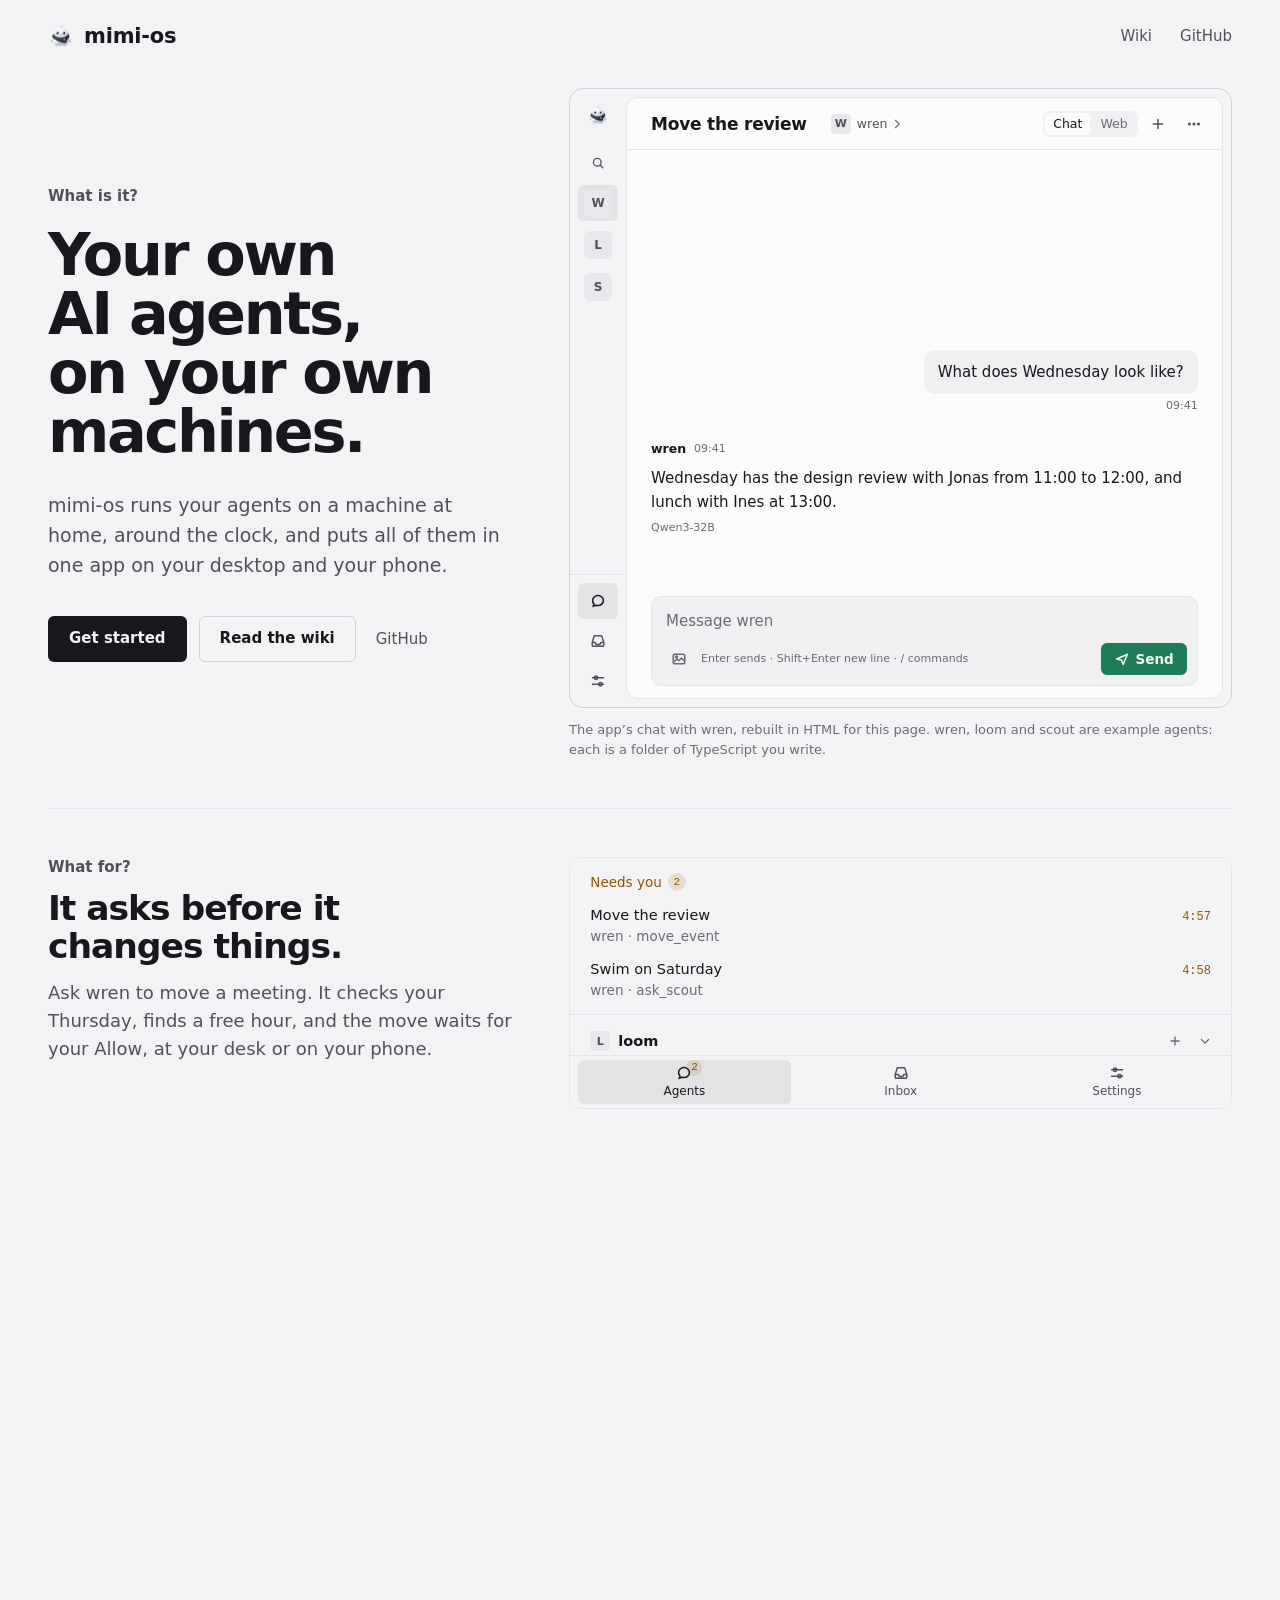
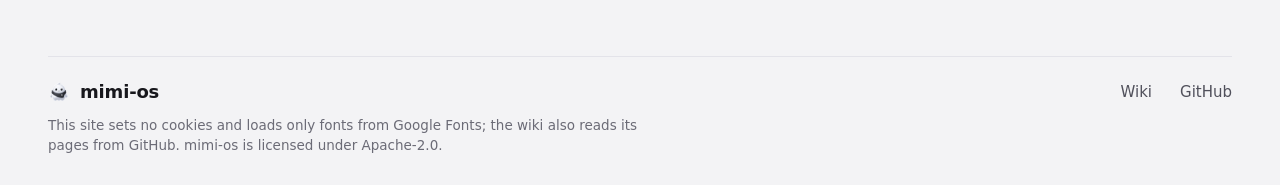
<file: index.html>
<!doctype html>
<html lang="en">
<head>
<meta charset="utf-8">
<meta http-equiv="Content-Security-Policy" content="default-src 'none'; script-src 'self'; style-src 'self' https://fonts.googleapis.com; font-src https://fonts.gstatic.com; img-src 'self'; base-uri 'none'; form-action 'none'">
<meta name="viewport" content="width=device-width, initial-scale=1, viewport-fit=cover">
<meta name="color-scheme" content="dark light">
<meta name="theme-color" content="#0c0c0f" media="(prefers-color-scheme: dark)">
<meta name="theme-color" content="#f3f3f5" media="(prefers-color-scheme: light)">
<meta name="description" content="mimi-os lets you run your own AI agents on your own machines and talk to them from your desktop (macOS or Windows) and your Android phone. Each agent is a folder of code you own, and every tool it marks as a write waits for your Allow.">
<title>mimi-os</title>
<link rel="icon" type="image/svg+xml" href="favicon.svg">
<link rel="icon" type="image/png" href="favicon.png">
<link rel="apple-touch-icon" href="apple-touch-icon.png">
<link rel="preconnect" href="https://fonts.googleapis.com">
<link rel="preconnect" href="https://fonts.gstatic.com" crossorigin>
<link rel="stylesheet" href="https://fonts.googleapis.com/css2?family=Public+Sans:wght@400;500;600&family=IBM+Plex+Mono:wght@400;500&display=swap">
<link rel="stylesheet" href="https://fonts.googleapis.com/css2?family=Quicksand:wght@600&text=mimi-os&display=swap">
<link rel="stylesheet" href="landing.css">
<script type="module" src="landing.js"></script>
</head>
<body>
<a class="skip" href="#main">Skip to content</a>

<header class="top wrap">
    <a class="brand" href="./"><img src="assets/mimi-mascot.png" width="26" height="26" alt=""><span class="wm">mimi-os</span></a>
    <nav class="top-links" aria-label="Site">
        <a href="wiki/">Wiki</a>
        <a href="https://github.com/Mimi-agent-os">GitHub</a>
    </nav>
</header>

<main id="main">
    <section class="hero wrap" aria-labelledby="hero-title">
        <div class="hero-copy">
            <p class="ask">What is it?</p>
            <h1 id="hero-title"><span>Your own AI agents,</span> <span><span class="nw">on your own</span> machines.</span></h1>
            <p class="lede">mimi-os runs your agents on a machine at home, around the clock, and puts all of them in one app on your desktop and your phone.</p>
            <div class="acts">
                <a class="cta primary" href="wiki/#/launch">Get started</a>
                <a class="cta" href="wiki/">Read the wiki</a>
                <a class="quiet" href="https://github.com/Mimi-agent-os">GitHub</a>
            </div>
        </div>

        <figure class="hero-demo">
            <div class="app-demo ui" aria-hidden="true" data-demo>
                <aside class="ad-side">
                    <div class="ad-home-head">
                        <span class="ad-brand">
                            <img src="assets/mimi-mascot.png" width="22" height="22" alt="">
                            <span class="wm">mimi-os</span>
                            <svg class="i" viewBox="0 0 16 16"><path d="m6.2 3.8 4.2 4.2-4.2 4.2"/></svg>
                        </span>
                        <span class="ad-icon"><svg class="i sm" viewBox="0 0 16 16"><path d="M13 8H3.2M7.4 3.6 3 8l4.4 4.4"/></svg></span>
                    </div>
                    <div class="ad-jump">
                        <svg class="i sm" viewBox="0 0 16 16"><circle cx="7.2" cy="7.2" r="4.4"/><path d="m10.6 10.6 2.9 2.9"/></svg>
                        <span>Jump to…</span>
                        <kbd>⌘K</kbd>
                    </div>
                    <div class="ad-agents">
                        <div class="ad-agent">
                            <div class="ad-agent-row">
                                <span class="mark">W</span><span class="ad-agent-name">wren</span>
                                <span class="ad-icon sm"><svg class="i sm" viewBox="0 0 16 16"><path d="M8 3.4v9.2M3.4 8h9.2"/></svg></span>
                                <span class="ad-icon sm ad-fold"><svg class="i sm" viewBox="0 0 16 16"><path d="m6.2 3.8 4.2 4.2-4.2 4.2"/></svg></span>
                            </div>
                            <ul class="ad-chats">
                                <li class="on"><span>Move the review</span><time>now</time></li>
                                <li><span>Week of 5 October</span><time>08:50</time></li>
                                <li><span>Swim on Saturday</span><time>Thu</time></li>
                                <li class="ad-more">All 9 chats</li>
                            </ul>
                        </div>
                        <div class="ad-agent">
                            <div class="ad-agent-row">
                                <span class="mark">L</span><span class="ad-agent-name">loom</span>
                                <span class="ad-icon sm"><svg class="i sm" viewBox="0 0 16 16"><path d="M8 3.4v9.2M3.4 8h9.2"/></svg></span>
                                <span class="ad-icon sm ad-fold"><svg class="i sm" viewBox="0 0 16 16"><path d="m6.2 3.8 4.2 4.2-4.2 4.2"/></svg></span>
                            </div>
                            <ul class="ad-chats">
                                <li><span>Who has the car on Friday</span><time>Wed</time></li>
                                <li><span>Plumber on Tuesday</span><time>Sun</time></li>
                            </ul>
                        </div>
                        <div class="ad-agent">
                            <div class="ad-agent-row">
                                <span class="mark">S</span><span class="ad-agent-name">scout</span>
                                <span class="ad-icon sm"><svg class="i sm" viewBox="0 0 16 16"><path d="M8 3.4v9.2M3.4 8h9.2"/></svg></span>
                                <span class="ad-icon sm ad-fold"><svg class="i sm" viewBox="0 0 16 16"><path d="m6.2 3.8 4.2 4.2-4.2 4.2"/></svg></span>
                            </div>
                            <ul class="ad-chats">
                                <li><span>The heat pump article</span><time>Sun</time></li>
                                <li><span>Reading list for October</span><time>Fri</time></li>
                            </ul>
                        </div>
                    </div>
                    <div class="ad-bar">
                        <span class="ad-cell on"><svg class="i" viewBox="0 0 16 16"><path d="M2.6 7.6c0-2.76 2.42-5 5.4-5s5.4 2.24 5.4 5-2.42 5-5.4 5c-.65 0-1.28-.1-1.86-.3L3.1 13.4l1-2.3A4.85 4.85 0 0 1 2.6 7.6z"/></svg>Agents</span>
                        <span class="ad-cell"><svg class="i" viewBox="0 0 16 16"><path d="M2.2 9.6h3l1 2h3.6l1-2h3M2.2 9.6 4 3.6a1.2 1.2 0 0 1 1.15-.85h5.7A1.2 1.2 0 0 1 12 3.6l1.8 6v2.4a1.2 1.2 0 0 1-1.2 1.2H3.4a1.2 1.2 0 0 1-1.2-1.2z"/></svg>Inbox</span>
                        <span class="ad-cell"><svg class="i" viewBox="0 0 16 16"><path d="M2.5 4.8h11M2.5 11.2h11"/><circle cx="6" cy="4.8" r="1.7"/><circle cx="10.5" cy="11.2" r="1.7"/></svg>Settings</span>
                    </div>
                </aside>

                <aside class="ad-rail">
                    <span class="ad-rail-head"><img src="assets/mimi-mascot.png" width="22" height="22" alt=""></span>
                    <span class="ad-icon"><svg class="i sm" viewBox="0 0 16 16"><circle cx="7.2" cy="7.2" r="4.4"/><path d="m10.6 10.6 2.9 2.9"/></svg></span>
                    <span class="ad-rail-agent on"><span class="mark">W</span></span>
                    <span class="ad-rail-agent"><span class="mark">L</span></span>
                    <span class="ad-rail-agent"><span class="mark">S</span></span>
                    <span class="ad-rail-bar">
                        <span class="ad-rail-cell on"><svg class="i" viewBox="0 0 16 16"><path d="M2.6 7.6c0-2.76 2.42-5 5.4-5s5.4 2.24 5.4 5-2.42 5-5.4 5c-.65 0-1.28-.1-1.86-.3L3.1 13.4l1-2.3A4.85 4.85 0 0 1 2.6 7.6z"/></svg></span>
                        <span class="ad-rail-cell"><svg class="i" viewBox="0 0 16 16"><path d="M2.2 9.6h3l1 2h3.6l1-2h3M2.2 9.6 4 3.6a1.2 1.2 0 0 1 1.15-.85h5.7A1.2 1.2 0 0 1 12 3.6l1.8 6v2.4a1.2 1.2 0 0 1-1.2 1.2H3.4a1.2 1.2 0 0 1-1.2-1.2z"/></svg></span>
                        <span class="ad-rail-cell"><svg class="i" viewBox="0 0 16 16"><path d="M2.5 4.8h11M2.5 11.2h11"/><circle cx="6" cy="4.8" r="1.7"/><circle cx="10.5" cy="11.2" r="1.7"/></svg></span>
                    </span>
                </aside>

                <div class="ad-work">
                    <div class="ad-head">
                        <span class="ad-icon ad-back"><svg class="i" viewBox="0 0 16 16"><path d="M13 8H3.2M7.4 3.6 3 8l4.4 4.4"/></svg></span>
                        <div class="ad-head-main">
                            <span class="ad-title">Move the review</span>
                            <span class="ad-chip"><span class="mark">W</span>wren<svg class="i sm" viewBox="0 0 16 16"><path d="m6.2 3.8 4.2 4.2-4.2 4.2"/></svg></span>
                        </div>
                        <div class="ad-acts">
                            <span class="ad-seg"><span class="on">Chat</span><span>Web</span></span>
                            <span class="ad-icon"><svg class="i" viewBox="0 0 16 16"><path d="M8 3.4v9.2M3.4 8h9.2"/></svg></span>
                            <span class="ad-icon"><svg class="i" viewBox="0 0 16 16"><circle cx="3.5" cy="8" r=".8"/><circle cx="8" cy="8" r=".8"/><circle cx="12.5" cy="8" r=".8"/></svg></span>
                        </div>
                    </div>

                    <div class="ad-thread">
                        <div class="ad-thread-in" data-thread>
                            <article class="msg human">
                                <div class="msg-body">What does Wednesday look like?</div>
                                <footer class="msg-foot"><span class="msg-time">09:41</span></footer>
                            </article>
                            <div class="turn">
                                <article class="msg">
                                    <header class="msg-who"><span>wren</span><span class="msg-time">09:41</span></header>
                                    <div class="msg-body">Wednesday has the design review with Jonas from 11:00 to 12:00, and lunch with Ines at 13:00.</div>
                                </article>
                                <div class="genmeta">Qwen3-32B</div>
                            </div>

                            <article class="msg human" data-step="ask">
                                <div class="msg-body">Jonas can’t do Wednesday. Move the review to Thursday afternoon.</div>
                                <footer class="msg-foot"><span class="msg-time">09:44</span></footer>
                            </article>

                            <div class="turn">
                                <div class="call" data-step="call">
                                    <span class="call-name">list_events</span>
                                    <span class="call-args">from: 2026-10-07T00:00, to: 2026-10-08T00:00</span>
                                    <span class="call-dot"></span>
                                    <svg class="i sm" viewBox="0 0 16 16"><path d="m6.2 3.8 4.2 4.2-4.2 4.2"/></svg>
                                </div>
                                <div class="call" data-step="call">
                                    <span class="call-name">list_events</span>
                                    <span class="call-args">from: 2026-10-08T12:00, to: 2026-10-08T19:00</span>
                                    <span class="call-dot"></span>
                                    <svg class="i sm" viewBox="0 0 16 16"><path d="m6.2 3.8 4.2 4.2-4.2 4.2"/></svg>
                                </div>
                                <div class="typing" data-step="typing" hidden><i></i><i></i><i></i><span>wren is responding</span></div>
                                <article class="msg" data-step="say">
                                    <header class="msg-who"><span>wren</span><span class="msg-time">09:44</span></header>
                                    <div class="msg-body" data-stream>You’re free on Thursday from 15:00 to 17:00. Moving the review to 15:00.</div>
                                </article>

                                <div class="gate" data-step="gate" hidden>
                                    <div class="gh"><b>Awaiting approval</b><span class="mono">move_event</span><span class="countdown" data-countdown>5:00</span></div>
                                    <div class="gb">
                                        <p class="gate-sum">This call changes something outside, so the turn stopped here. Below are the exact arguments the tool will run with.</p>
                                        <div class="gate-act">
                                            <span class="tick"><svg viewBox="0 0 16 16"><path d="m3.6 8.4 3 3 5.8-6.9"/></svg></span>
                                            <div class="gate-act-body">
                                                <span class="mono">move_event</span>
                                                <dl class="facts">
                                                    <dt>id</dt><dd>evt_4q1v8k2m</dd>
                                                    <dt>start</dt><dd>2026-10-08T15:00</dd>
                                                    <dt>end</dt><dd>2026-10-08T16:00</dd>
                                                </dl>
                                            </div>
                                        </div>
                                        <div class="disclose">Show the full call</div>
                                        <div class="gate-btns">
                                            <span class="btn primary" data-allow>Allow</span>
                                            <span class="btn danger">Deny</span>
                                            <span class="gate-hint">Allow <kbd>⌘⏎</kbd></span>
                                        </div>
                                    </div>
                                </div>

                                <div class="gate resolved" data-step="allowed">
                                    <div class="gh"><b>Allowed</b><span class="mono">move_event</span></div>
                                    <div class="gb">
                                        <p class="gate-sum">Everything below went ahead with these arguments.</p>
                                        <p class="verdict"><span class="mono">move_event</span><span>allowed</span></p>
                                        <div class="disclose">Show the full call</div>
                                    </div>
                                </div>

                                <article class="msg" data-step="say">
                                    <div class="msg-body" data-stream>Done. The design review is on Thursday, 8&nbsp;October, from 15:00 to 16:00.</div>
                                </article>
                                <div class="genmeta" data-step="meta">Qwen3-32B</div>
                            </div>
                        </div>
                    </div>

                    <div class="ad-dock">
                        <div class="composer">
                            <div class="composer-text"><span class="typed" data-typed></span><span class="caret"></span><span class="ph" data-placeholder>Message wren</span></div>
                            <div class="composer-bar">
                                <svg class="i" viewBox="0 0 16 16"><path d="M2.6 11.3 6 8l1.9 1.8 2.5-2.7 3 3.1"/><rect x="2.2" y="3.2" width="11.6" height="9.6" rx="1.8"/><circle cx="5.5" cy="6.1" r="1.05"/></svg>
                                <span class="composer-hint">Enter sends · Shift+Enter new line · / commands</span>
                                <span class="btn send" data-send><svg class="i" viewBox="0 0 16 16"><path d="M2.6 8 13.4 3.2 9.2 13.4 7.5 9.1z"/></svg>Send</span>
                                <span class="btn" data-busy hidden><svg class="i" viewBox="0 0 16 16"><path d="M2.2 9.6h3l1 2h3.6l1-2h3M2.2 9.6 4 3.6a1.2 1.2 0 0 1 1.15-.85h5.7A1.2 1.2 0 0 1 12 3.6l1.8 6v2.4a1.2 1.2 0 0 1-1.2 1.2H3.4a1.2 1.2 0 0 1-1.2-1.2z"/></svg>Queue</span>
                                <span class="btn danger" data-busy hidden><svg class="i" viewBox="0 0 16 16"><rect x="4.6" y="4.6" width="6.8" height="6.8" rx="1.2"/></svg>Stop</span>
                            </div>
                        </div>
                    </div>
                </div>
            </div>
            <ol class="sr-only">
                <li>You, earlier: What does Wednesday look like?</li>
                <li>wren: Wednesday has the design review with Jonas from 11:00 to 12:00, and lunch with Ines at 13:00.</li>
                <li>You: Jonas can’t do Wednesday. Move the review to Thursday afternoon.</li>
                <li>wren checks the calendar twice, with list_events: Wednesday, to find the review, then Thursday afternoon.</li>
                <li>wren: You’re free on Thursday from 15:00 to 17:00. Moving the review to 15:00.</li>
                <li>The app shows an approval card for move_event with its exact arguments: id evt_4q1v8k2m, start 2026-10-08T15:00, end 2026-10-08T16:00. You press Allow.</li>
                <li>wren: Done. The design review is on Thursday, 8 October, from 15:00 to 16:00.</li>
            </ol>
            <figcaption>The app’s chat with wren, rebuilt in HTML for this page. wren, loom and scout are example agents: each is a folder of TypeScript you write.</figcaption>
        </figure>
    </section>

    <section class="sec wrap" aria-labelledby="for-title">
        <div class="row" data-reveal>
            <div class="copy">
                <h2 class="ask" id="for-title">What for?</h2>
                <h3>It asks before it changes things.</h3>
                <p>Ask wren to move a meeting. It checks your Thursday, finds a free hour, and the move waits for your Allow, at your desk or on your phone.</p>
            </div>
            <div class="shot ui" role="img" aria-label="The app’s Home. Needs you, 2: Move the review, wren, move_event, 4:57 left; Swim on Saturday, wren, ask_scout, 4:58 left. The Agents tab carries a badge of 2.">
                <div class="v-home">
                    <div class="v-needs">
                        <span class="v-h">Needs you<span class="count warn">2</span></span>
                        <span class="v-need"><span class="v-need-title">Move the review</span><span class="countdown">4:57</span><span class="v-need-sub">wren · move_event</span></span>
                        <span class="v-need"><span class="v-need-title">Swim on Saturday</span><span class="countdown">4:58</span><span class="v-need-sub">wren · ask_scout</span></span>
                    </div>
                    <div class="v-agents">
                        <div class="ad-agent-row"><span class="mark">L</span><span class="ad-agent-name">loom</span><span class="ad-icon sm"><svg class="i sm" viewBox="0 0 16 16"><path d="M8 3.4v9.2M3.4 8h9.2"/></svg></span><span class="ad-icon sm ad-fold"><svg class="i sm" viewBox="0 0 16 16"><path d="m6.2 3.8 4.2 4.2-4.2 4.2"/></svg></span></div>
                        <ul class="ad-chats">
                            <li><span>Who has the car on Friday</span><time>Wed</time></li>
                            <li><span>Plumber on Tuesday</span><time>Sun</time></li>
                        </ul>
                    </div>
                    <div class="ad-bar">
                        <span class="ad-cell on"><span class="v-badge"><svg class="i" viewBox="0 0 16 16"><path d="M2.6 7.6c0-2.76 2.42-5 5.4-5s5.4 2.24 5.4 5-2.42 5-5.4 5c-.65 0-1.28-.1-1.86-.3L3.1 13.4l1-2.3A4.85 4.85 0 0 1 2.6 7.6z"/></svg><span class="count warn">2</span></span>Agents</span>
                        <span class="ad-cell"><svg class="i" viewBox="0 0 16 16"><path d="M2.2 9.6h3l1 2h3.6l1-2h3M2.2 9.6 4 3.6a1.2 1.2 0 0 1 1.15-.85h5.7A1.2 1.2 0 0 1 12 3.6l1.8 6v2.4a1.2 1.2 0 0 1-1.2 1.2H3.4a1.2 1.2 0 0 1-1.2-1.2z"/></svg>Inbox</span>
                        <span class="ad-cell"><svg class="i" viewBox="0 0 16 16"><path d="M2.5 4.8h11M2.5 11.2h11"/><circle cx="6" cy="4.8" r="1.7"/><circle cx="10.5" cy="11.2" r="1.7"/></svg>Settings</span>
                    </div>
                </div>
            </div>
        </div>

        <div class="row flip" data-reveal>
            <div class="copy">
                <h3>Agents ask each other.</h3>
                <p>wren can hand a question to scout and get a short report back. The question goes out, and the report comes in, only when you allow it.</p>
            </div>
            <div class="shot ui" role="img" aria-label="wren: I’ll ask scout when the pool is open. An approval card for ask_scout, with the task: When is the Riverside pool open this Saturday? Allow or Deny.">
                <div class="v-head"><span class="ad-title">Swim on Saturday</span><span class="ad-chip"><span class="mark">W</span>wren</span></div>
                <div class="v-thread">
                    <article class="msg">
                        <div class="msg-body">I’ll ask scout when the pool is open.</div>
                    </article>
                    <div class="gate">
                        <div class="gh"><b>Awaiting approval</b><span class="mono">ask_scout</span><span class="countdown">4:58</span></div>
                        <div class="gb">
                            <dl class="facts"><dt>task</dt><dd class="v-task">When is the Riverside pool open this Saturday?</dd></dl>
                            <div class="gate-btns"><span class="btn primary">Allow</span><span class="btn danger">Deny</span></div>
                        </div>
                    </div>
                </div>
            </div>
        </div>

        <div class="row" data-reveal>
            <div class="copy">
                <h3>Each one can bring its own screen.</h3>
                <p>An agent can ship a small web page of its own. In the macOS desktop app it opens from the agent’s chat, one switch away.</p>
            </div>
            <div class="shot ui" role="img" aria-label="wren’s own page, open under Web in its chat: the week of 5 October, Monday to Friday, two events a day, with the design review now on Thursday at 15:00.">
                <div class="v-head web"><span class="ad-title">Week of 5 October</span><span class="ad-chip"><span class="mark">W</span>wren</span><span class="ad-seg"><span>Chat</span><span class="on">Web</span></span></div>
                <div class="v-week">
                    <div><b>Mon 5</b><span><time>08:30</time>Dentist</span><span><time>18:00</time>Football with Leo</span></div>
                    <div><b>Tue 6</b><span><time>08:00</time>Plumber</span><span><time>19:00</time>Choir</span></div>
                    <div><b>Wed 7</b><span><time>13:00</time>Lunch with Ines</span><span><time>17:30</time>Haircut</span></div>
                    <div><b>Thu 8</b><span><time>09:30</time>Team sync</span><span class="new"><time>15:00</time>Design review</span></div>
                    <div><b>Fri 9</b><span><time>12:00</time>Call with Jonas</span><span><time>19:00</time>Cinema</span></div>
                </div>
            </div>
        </div>

    </section>

    <section class="sec wrap" aria-labelledby="why-title">
        <div class="row" data-reveal>
            <div class="copy">
                <h2 class="ask" id="why-title">Why mimi-os?</h2>
                <h3>Agents are code you own.</h3>
                <p>Each agent is a folder in your git repo: a persona in markdown, tools as plain TypeScript functions, and tests you run like any other code.</p>
                <p class="also"><b>Easy to run.</b> One command sets up each machine, and one link pairs the app.</p>
            </div>
            <div class="shot ui" role="img" aria-label="A folder view of a repo named my-agents with the folders loom, scout and wren. wren holds agent.json, prompt.md, index.ts and the folders src, app and test. src holds calendar.ts, contacts.ts and travel.ts.">
                <div class="v-cols">
                    <div><span class="v-col-h">my-agents</span><ul><li>loom/</li><li>scout/</li><li class="on">wren/</li></ul></div>
                    <div><span class="v-col-h">wren</span><ul><li>agent.json</li><li>prompt.md</li><li>index.ts</li><li class="on">src/</li><li>app/</li><li>test/</li></ul></div>
                    <div><span class="v-col-h">src</span><ul><li>calendar.ts</li><li>contacts.ts</li><li>travel.ts</li></ul></div>
                </div>
            </div>
        </div>

        <div class="row flip" data-reveal>
            <div class="copy">
                <h3>Under your control.</h3>
                <p>Tools marked as writes wait for your Allow. Each model has a price and a daily limit, and past the limit a fallback model runs or the call is refused.</p>
                <ul class="also">
                    <li><b>Memory you can read:</b> plain lines, yours to edit.</li>
                    <li><b>A cloud model</b> sees only what you send it.</li>
                </ul>
            </div>
            <div class="shot ui" role="img" aria-label="Limits and prices in the app’s settings. Qwen3-32B on vllm: today 412,880 of 2,000,000 tokens. DeepSeek-V3.1 on openrouter: input 0.27 and output 1.10 dollars per million tokens, today 0.38 of 1.00 dollar.">
                <div class="v-limits">
                    <div class="limit-row">
                        <div class="limit-head"><span class="limit-name"><b>Qwen3-32B</b><span class="mono">vllm</span></span><span class="limit-use">Today 412,880 of 2,000,000 tokens</span></div>
                        <div class="limit-track"><span class="v-fill tokens"></span></div>
                    </div>
                    <div class="limit-row">
                        <div class="limit-head"><span class="limit-name"><b>DeepSeek-V3.1</b><span class="mono">openrouter</span></span><span class="limit-use">Today $0.38 of $1.00</span></div>
                        <div class="limit-track"><span class="v-fill usd"></span></div>
                        <div class="limit-fields">
                            <span class="v-field">Input, $ per 1M<span class="v-input">0.27</span></span>
                            <span class="v-field">Output, $ per 1M<span class="v-input">1.10</span></span>
                            <span class="v-field">Daily limit<span class="v-daily"><span class="v-input">1.00</span><span class="ad-seg"><span>tokens</span><span class="on">$</span></span></span></span>
                        </div>
                    </div>
                </div>
            </div>
        </div>
    </section>

    <section class="sec wrap" aria-labelledby="how-title">
        <div class="row hang" data-reveal>
            <div class="copy">
                <h2 class="ask" id="how-title">How does it work?</h2>
                <h3>The gateway stays at home. The app reaches it from anywhere.</h3>
            </div>
            <div class="sealed">
                <p>Only the app and the gateway can read a message.</p>
            </div>
        </div>

        <div class="fit" aria-hidden="true" data-fit data-reveal>
            <div class="node">
                <div class="node-head"><span class="node-name">app</span><span class="node-where">your desktop or phone</span></div>
                <dl class="node-facts">
                    <dt>runs on</dt><dd>macOS, Windows, Android</dd>
                    <dt>keeps</dt><dd>its own key, the gateway’s key</dd>
                </dl>
                <div class="node-view">
                    <span class="view-label">plain text</span>
                    <p class="view-ask" data-view="app-ask">Move the review to Thursday.</p>
                    <p class="view-answer" data-view="app-answer">Moved to Thursday, 15:00.</p>
                </div>
            </div>
            <div class="net">
                <div class="net-head">
                    <span class="node-name">Tailscale</span><span class="node-where">or your own network</span>
                    <ul class="seal">
                        <li><span class="mono">Noise IK</span> handshake</li>
                        <li><span class="mono">ML-KEM-768</span> key exchange</li>
                        <li>gateway key pinned at pairing</li>
                    </ul>
                </div>
                <div class="wire" data-wire><span class="packet"><span></span></span></div>
                <div class="net-view">
                    <span class="view-label">ciphertext</span>
                    <p class="view-cipher" data-view="net">e3a9 4f0c b177 20dd 9c41 a0f2 5be8 13c7 d26a 7f90 0b3e c58d</p>
                </div>
            </div>
            <div class="node">
                <div class="node-head"><span class="node-name">gateway</span><span class="node-where">your machine at home</span></div>
                <dl class="node-facts">
                    <dt>models</dt><dd>vLLM, llama.cpp, OpenRouter</dd>
                    <dt>agents</dt><dd>wren, loom, scout</dd>
                </dl>
                <div class="node-view">
                    <span class="view-label">plain text</span>
                    <p class="view-ask" data-view="gw-ask">Move the review to Thursday.</p>
                    <p class="view-answer" data-view="gw-answer">Moved to Thursday, 15:00.</p>
                </div>
            </div>
        </div>
        <p class="sr-only">A diagram: the app on your desktop or phone, the gateway on your machine at home with its models and agents,
            and Tailscale or your own network between them. The channel is end-to-end encrypted, with a Noise IK handshake, an ML-KEM-768 key exchange
            and the gateway’s key pinned at pairing. A message is plain text in the app and in the gateway, and ciphertext on the network in between.</p>

        <div class="row hang start" data-reveal>
            <div class="copy">
                <img class="mascot" src="assets/mimi-mascot.png" width="112" height="112" alt="">
                <h3>Start in three steps.</h3>
            </div>
            <ol class="steps">
                <li><a href="wiki/#/launch">Set up the gateway</a><span>One command on the machine that will run it.</span></li>
                <li><a href="wiki/#/app">Pair the app</a><span>Build it for a Mac, a Windows PC or an Android phone, then open one link.</span></li>
                <li><a href="wiki/#/sdk">Add an agent</a><span>Write your own in TypeScript, or bring one someone shared.</span></li>
            </ol>
            <a class="cta primary" href="wiki/#/launch">Get started</a>
        </div>
    </section>
</main>

<footer class="foot wrap">
    <div class="foot-row">
        <span class="brand"><img src="assets/mimi-mascot.png" width="22" height="22" alt=""><span class="wm">mimi-os</span></span>
        <nav class="top-links" aria-label="Footer">
            <a href="wiki/">Wiki</a>
            <a href="https://github.com/Mimi-agent-os">GitHub</a>
        </nav>
    </div>
    <p>This site sets no cookies and loads only fonts from Google Fonts; the wiki also reads its pages from GitHub. mimi-os is licensed under Apache-2.0.</p>
</footer>
</body>
</html>
</file>
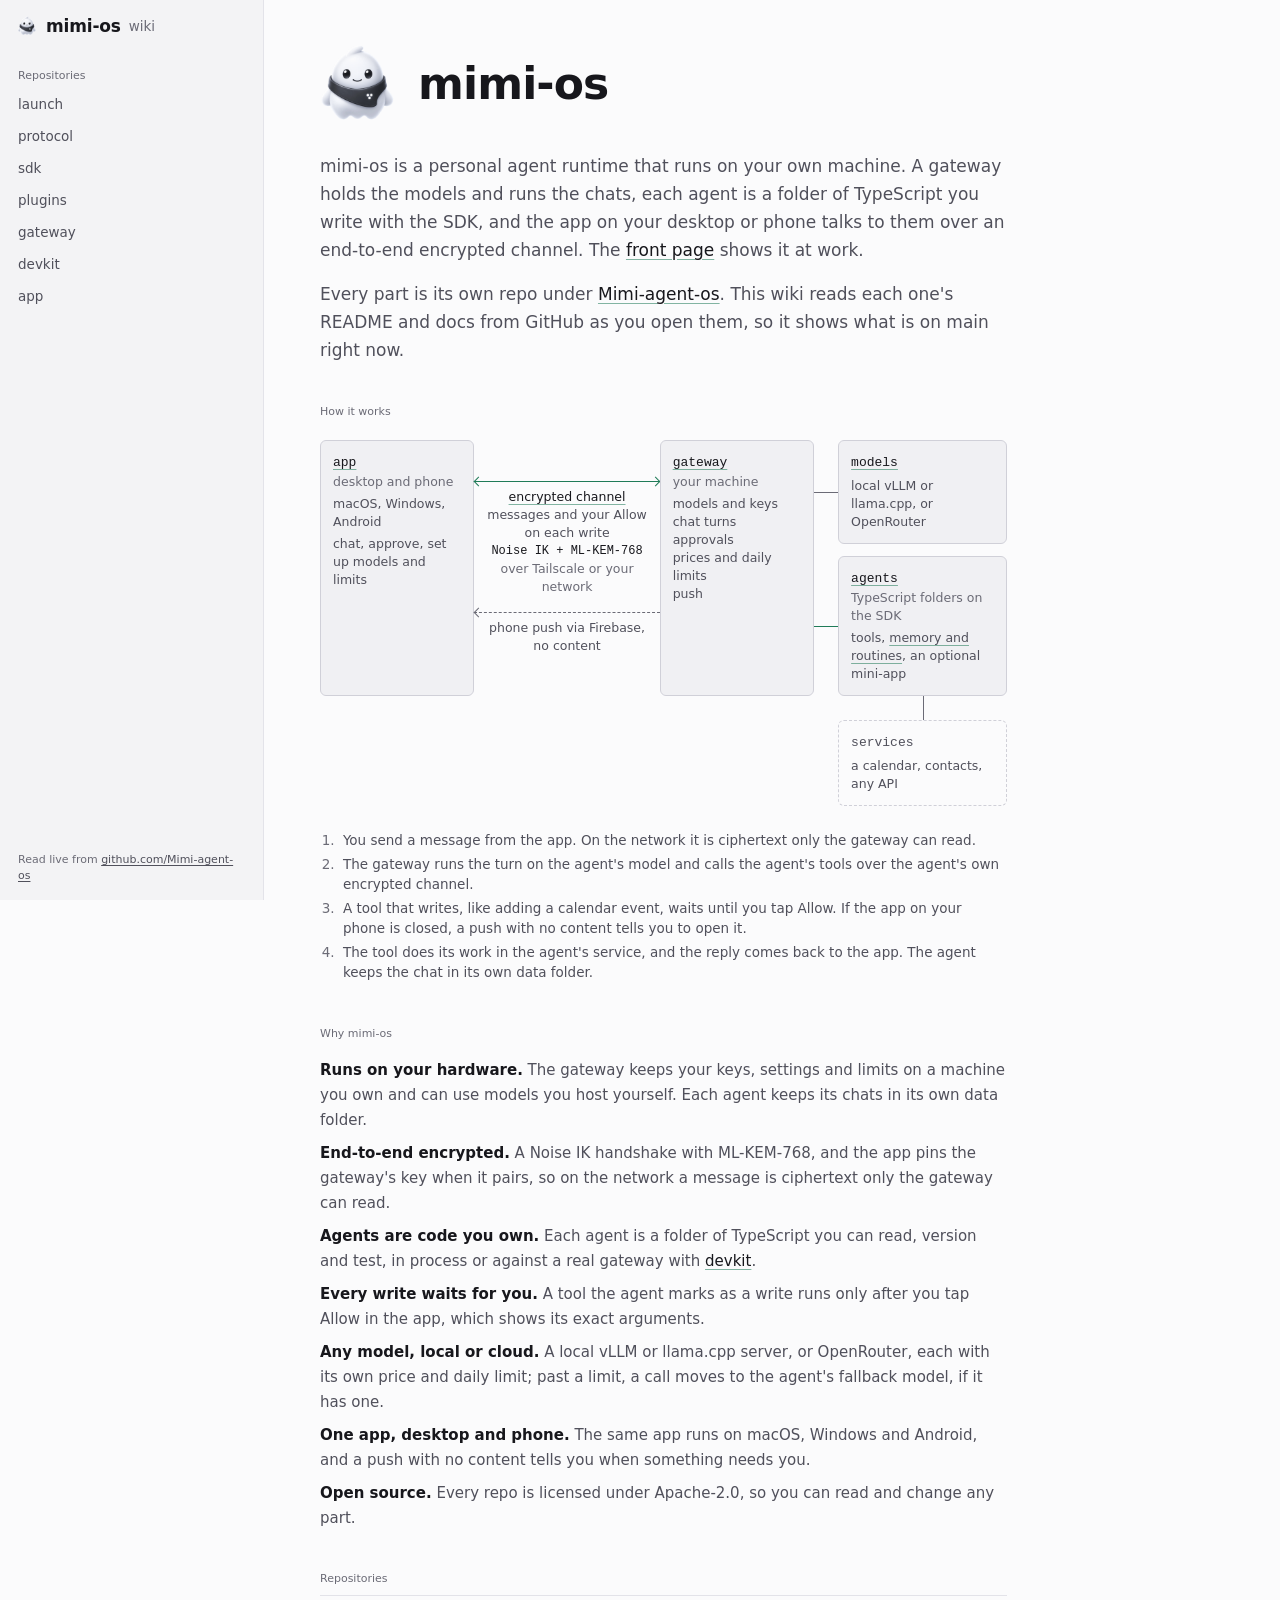
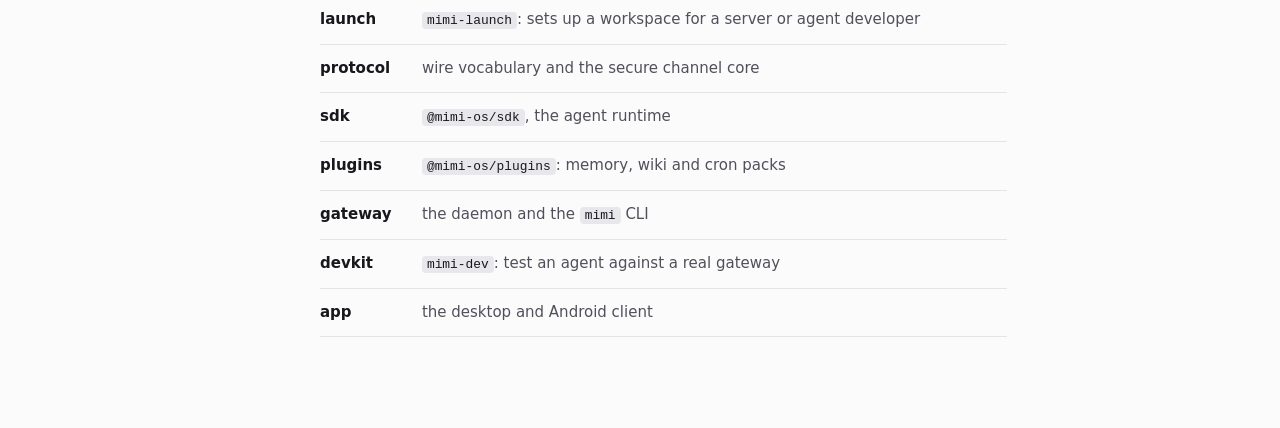
<file: wiki/index.html>
<!doctype html>
<html lang="en">
<head>
<meta charset="utf-8">
<meta http-equiv="Content-Security-Policy" content="default-src 'none'; script-src 'self'; style-src 'self' https://fonts.googleapis.com; font-src https://fonts.gstatic.com; img-src 'self' https: data:; connect-src https://raw.githubusercontent.com https://api.github.com; base-uri 'none'; form-action 'none'">
<meta name="viewport" content="width=device-width, initial-scale=1, viewport-fit=cover">
<meta name="color-scheme" content="dark light">
<meta name="theme-color" content="#0c0c0f" media="(prefers-color-scheme: dark)">
<meta name="theme-color" content="#f3f3f5" media="(prefers-color-scheme: light)">
<meta name="description" content="The mimi-os wiki: the README and docs of every core repo, read live from GitHub.">
<title>mimi-os wiki</title>
<link rel="icon" type="image/svg+xml" href="../favicon.svg">
<link rel="icon" type="image/png" href="../favicon.png">
<link rel="apple-touch-icon" href="../apple-touch-icon.png">
<link rel="preconnect" href="https://fonts.googleapis.com">
<link rel="preconnect" href="https://fonts.gstatic.com" crossorigin>
<link rel="stylesheet" href="https://fonts.googleapis.com/css2?family=Public+Sans:wght@400;500;600&family=IBM+Plex+Mono:wght@400;500&display=swap">
<link rel="stylesheet" href="https://fonts.googleapis.com/css2?family=Quicksand:wght@600&text=mimi-os&display=swap">
<link rel="stylesheet" href="wiki.css">
<script src="vendor/purify.min.js" defer></script>
<script type="module" src="wiki.js"></script>
</head>
<body>
<a class="skip" href="#wiki-main">Skip to content</a>
<div class="shell">
    <aside class="side">
        <header class="top">
            <div class="brand">
                <a class="brand-home" href="../" aria-label="mimi-os, main site">
                    <img src="../assets/mimi-mascot.png" width="22" height="22" alt="">
                    <span class="wm">mimi-os</span>
                </a>
                <a class="brand-sub" href="#/">wiki</a>
            </div>
            <button class="menu-btn" id="wiki-menu" type="button" aria-expanded="false" aria-controls="wiki-nav">Menu</button>
        </header>
        <nav class="nav" id="wiki-nav" aria-label="Repositories"></nav>
    </aside>

    <main class="main" id="wiki-main" tabindex="-1">
        <section class="home" id="wiki-home">
            <header class="home-head">
                <img src="../assets/mimi-mascot.png" width="88" height="88" alt="The mimi mascot">
                <h1 class="wm">mimi-os</h1>
            </header>
            <p class="lede">mimi-os is a personal agent runtime that runs on your own machine. A gateway holds the
                models and runs the chats, each agent is a folder of TypeScript you write with the SDK, and the app on your
                desktop or phone talks to them over an end-to-end encrypted channel.
                The <a href="../">front page</a> shows it at work.</p>
            <p class="lede">Every part is its own repo under
                <a href="https://github.com/Mimi-agent-os">Mimi-agent-os</a>. This wiki reads each one's README and
                docs from GitHub as you open them, so it shows what is on main right now.</p>

            <h2 class="label" id="how-title">How it works</h2>
            <figure class="flow" aria-labelledby="how-title">
                <p class="sr-only">A diagram. The app, on your desktop or phone, talks to the gateway on your machine
                    over an end-to-end encrypted channel: a Noise IK handshake with ML-KEM-768, over Tailscale or your
                    own network. Your messages and your Allow for each write travel on that channel. When the phone app is
                    closed, the gateway sends it a push with no content through Firebase Cloud Messaging. The gateway
                    calls the models (a local vLLM or llama.cpp server, or OpenRouter) and the agents' tools. Each agent
                    connects to the gateway over its own encrypted channel of the same kind and calls its own
                    services.</p>
                <div class="flow-map">
                    <div class="box box-app">
                        <a class="box-name" href="#/app">app</a>
                        <span class="box-where">desktop and phone</span>
                        <p>macOS, Windows, Android</p>
                        <p>chat, approve, set up models and limits</p>
                    </div>
                    <div class="paths">
                        <div class="path path-channel">
                            <span class="line both" aria-hidden="true"></span>
                            <p><a href="#/protocol">encrypted channel</a>
                                <span class="carries">messages and your Allow on each write</span>
                                <span class="mono">Noise IK + <span class="nw">ML-KEM-768</span></span>
                                <span class="via">over Tailscale or your network</span></p>
                        </div>
                        <div class="path path-push">
                            <span class="line to-app" aria-hidden="true"></span>
                            <p>phone push via Firebase, no content</p>
                        </div>
                    </div>
                    <div class="box box-gw">
                        <a class="box-name" href="#/gateway">gateway</a>
                        <span class="box-where">your machine</span>
                        <ul class="box-list">
                            <li>models and keys</li>
                            <li>chat turns</li>
                            <li>approvals</li>
                            <li>prices and daily limits</li>
                            <li>push</li>
                        </ul>
                    </div>
                    <div class="box box-models">
                        <a class="box-name" href="#/gateway#models-and-limits">models</a>
                        <p>local vLLM or llama.cpp, or OpenRouter</p>
                    </div>
                    <div class="box box-agents">
                        <a class="box-name" href="#/sdk">agents</a>
                        <span class="box-where">TypeScript folders on the SDK</span>
                        <p>tools, <a href="#/plugins">memory and routines</a>, an optional mini-app</p>
                    </div>
                    <div class="box box-svc">
                        <span class="box-name">services</span>
                        <p>a calendar, contacts, any API</p>
                    </div>
                </div>
                <figcaption>
                    <ol class="walk">
                        <li>You send a message from the app. On the network it is ciphertext only the gateway can read.</li>
                        <li>The gateway runs the turn on the agent's model and calls the agent's tools over the agent's own encrypted channel.</li>
                        <li>A tool that writes, like adding a calendar event, waits until you tap Allow. If the app on your phone is closed, a push with no content tells you to open it.</li>
                        <li>The tool does its work in the agent's service, and the reply comes back to the app. The agent keeps the chat in its own data folder.</li>
                    </ol>
                </figcaption>
            </figure>

            <h2 class="label">Why mimi-os</h2>
            <ul class="pros">
                <li><b>Runs on your hardware.</b> The gateway keeps your keys, settings and limits on a machine you own
                    and can use models you host yourself. Each agent keeps its chats in its own data folder.</li>
                <li><b>End-to-end encrypted.</b> A Noise IK handshake with ML-KEM-768, and the app pins the gateway's key
                    when it pairs, so on the network a message is ciphertext only the gateway can read.</li>
                <li><b>Agents are code you own.</b> Each agent is a folder of TypeScript you can read, version and test,
                    in process or against a real gateway with <a href="#/devkit">devkit</a>.</li>
                <li><b>Every write waits for you.</b> A tool the agent marks as a write runs only after you tap Allow in
                    the app, which shows its exact arguments.</li>
                <li><b>Any model, local or cloud.</b> A local vLLM or llama.cpp server, or OpenRouter, each with its own
                    price and daily limit; past a limit, a call moves to the agent's fallback model, if it has one.</li>
                <li><b>One app, desktop and phone.</b> The same app runs on macOS, Windows and Android, and a push with no
                    content tells you when something needs you.</li>
                <li><b>Open source.</b> Every repo is licensed under Apache-2.0, so you can read and change any part.</li>
            </ul>

            <h2 class="label">Repositories</h2>
            <ul class="repo-list" id="wiki-repos"></ul>
        </section>

        <section class="page" id="wiki-page" hidden></section>
    </main>
</div>
</body>
</html>
</file>
<file: landing.css>
/* the landing page, on the mimi app's visual system (app/src/styles.css): dark by default, light when the system asks for it */

:root{
  color-scheme:dark;
  --bg:#0c0c0f; --panel:#111115; --panel-2:#18181d; --panel-3:#202027;
  --line:#232329; --line-2:#303038;
  --ink:#ececef; --ink-2:#a5a5b0; --ink-3:#80808b;
  --accent:oklch(.9 .075 163); --accent-ink:#0c0c0f;
  --good:oklch(.76 .11 155); --warn:oklch(.79 .12 78); --bad:oklch(.71 .15 22);
  --tint-accent:color-mix(in oklab,var(--accent) 14%,transparent);
  --tint-warn:color-mix(in oklab,var(--warn) 14%,transparent);
  --hover:color-mix(in oklab,var(--ink) 5%,transparent);
  --sel:color-mix(in oklab,var(--ink) 9%,transparent);

  --sans:'Public Sans',ui-sans-serif,system-ui,sans-serif;
  --mono:'IBM Plex Mono',ui-monospace,monospace;
  --brand:Quicksand,var(--sans);
  --ease-out:cubic-bezier(.16,1,.3,1);

  /* one grid: every row is 5 columns of text and 7 of picture, or the mirror */
  --gutter:48px;
  --gap:48px;
  --shot-h:252px;
}
@media (prefers-color-scheme:light){:root{
  color-scheme:light;
  --bg:#f3f3f5; --panel:#fbfbfc; --panel-2:#f0f0f3; --panel-3:#e7e7ec;
  --line:#e3e3e9; --line-2:#d0d0d8;
  --ink:#17171c; --ink-2:#50505b; --ink-3:#6b6b76;
  --accent:oklch(.52 .1 163); --accent-ink:#fbfbfc;
  --good:oklch(.5 .12 155); --warn:oklch(.5 .12 68); --bad:oklch(.53 .17 25);
  --hover:color-mix(in oklab,var(--ink) 4%,transparent);
  --sel:color-mix(in oklab,var(--ink) 7%,transparent);
}}

/* base */

*,*::before,*::after{box-sizing:border-box}
[hidden]{display:none!important}
html{-webkit-text-size-adjust:100%;text-size-adjust:100%}
body{margin:0;background:var(--bg);color:var(--ink);font:400 16px/26px var(--sans);-webkit-font-smoothing:antialiased;overflow-x:clip}
:where(b,strong,h1,h2,h3,dt){font-weight:600}
:where(h1,h2,h3,p,ul,ol,dl,dd,figure){margin:0}
:where(ul,ol){padding:0;list-style:none}
a{color:inherit}
::selection{background:color-mix(in oklab,var(--ink) 22%,transparent);color:inherit}
:focus-visible{outline:2px solid var(--ink);outline-offset:3px;border-radius:2px}
.wm{font-family:var(--brand);font-weight:600;letter-spacing:-.01em}
.mono{font-family:var(--mono)}
.sr-only{position:absolute;width:1px;height:1px;margin:-1px;padding:0;overflow:hidden;clip-path:inset(50%);white-space:nowrap}
.skip{position:absolute;top:8px;left:8px;z-index:10;padding:4px 8px;background:var(--panel-2);color:var(--ink)}
.skip:not(:focus){clip-path:inset(50%);width:1px;height:1px;overflow:hidden}

.wrap{width:min(1280px,100% - 2 * var(--gutter));margin-inline:auto}

/* the top bar and the footer share the brand and the two links */

.top{display:flex;align-items:center;justify-content:space-between;height:72px}
.brand{display:inline-flex;align-items:center;gap:10px;text-decoration:none}
.brand .wm{font-size:21px;line-height:1}
.top-links{display:flex;gap:28px}
.top-links a{font:500 15px/20px var(--sans);color:var(--ink-2);text-decoration:none}
.top-links a:hover{color:var(--ink)}

/* each question is a small line over its heading; the accent stays inside the app's pictures */
.ask{font:600 15px/20px var(--sans);color:var(--ink-2)}

/* hero: the claim on the left, the app itself on the right */

.hero{display:grid;grid-template-columns:minmax(0,5fr) minmax(0,7fr);align-items:center;gap:var(--gap);padding-top:16px}
.hero h1{margin-top:20px;font:600 clamp(44px,4.6vw,68px)/1 var(--sans);letter-spacing:-.04em}
.hero h1>span{display:block;text-wrap:balance}
.nw{white-space:nowrap}
.lede{max-width:24em;margin-top:28px;font:400 19px/30px var(--sans);color:var(--ink-2);text-wrap:pretty}
.acts{display:flex;flex-wrap:wrap;align-items:center;gap:12px;margin-top:36px}
.hero-demo{container:demo/inline-size;min-width:0}
.hero-demo figcaption{margin-top:12px;font:400 13px/20px var(--sans);color:var(--ink-3)}

.cta{display:inline-flex;align-items:center;height:46px;padding:0 20px;border:1px solid var(--line-2);border-radius:6px;color:var(--ink);font:600 15px/1 var(--sans);text-decoration:none;white-space:nowrap}
.cta:hover{background:var(--hover)}
.cta.primary{border-color:transparent;background:var(--ink);color:var(--bg)}
.cta.primary:hover{background:color-mix(in oklab,var(--ink) 86%,var(--bg))}
.quiet{margin-left:8px;font:500 15px/20px var(--sans);color:var(--ink-2);text-decoration:none}
.quiet:hover{color:var(--ink);text-decoration:underline;text-underline-offset:5px}

/* sections: a hairline, then the rows; the question sits over the first row's heading */

.sec{margin-top:48px;padding-top:48px;border-top:1px solid var(--line)}
.copy .ask{margin-bottom:12px}

.row{display:grid;grid-template-columns:minmax(0,5fr) minmax(0,7fr);align-items:center;gap:var(--gap)}
.row.flip{grid-template-columns:minmax(0,7fr) minmax(0,5fr)}
.row.flip>.copy{grid-column:2}
.row.flip>:not(.copy){grid-column:1;grid-row:1}
/* a section's first row hangs from its top, so the question sits 48px under the hairline */
.row:first-child,.row.hang{align-items:start}
.row+.row{margin-top:32px}

.copy h3{max-width:15em;font:600 clamp(28px,2.7vw,38px)/1.1 var(--sans);letter-spacing:-.03em;text-wrap:balance}
.copy p{max-width:28em;margin-top:14px;font:400 18px/28px var(--sans);color:var(--ink-2);text-wrap:pretty}
.copy .also{max-width:none;margin-top:16px;padding-top:14px;border-top:1px solid var(--line);font:400 16px/24px var(--sans);color:var(--ink-2)}
.copy .also li+li{margin-top:4px}
.copy b{color:var(--ink)}

/* the app's pieces: the demo at the app's own sizes, the close-ups a step larger */

.ui{
  --f-xs:400 11px/16px var(--sans); --f-sm:400 12.5px/18px var(--sans); --f-md:400 13.5px/20px var(--sans);
  --f-body:400 15px/24px var(--sans); --f-lg:600 17px/24px var(--sans); --f-code:400 12.5px/19px var(--mono);
  --ctl-h:32px; --ctl-h-sm:26px; --row-h:32px; --head-h:52px;
  font:var(--f-md);user-select:none;-webkit-user-select:none;cursor:default
}
.shot.ui{
  --f-xs:400 12px/17px var(--sans); --f-sm:400 13.5px/20px var(--sans); --f-md:400 14.5px/22px var(--sans);
  --f-body:400 16.5px/26px var(--sans); --f-lg:600 18px/26px var(--sans); --f-code:400 13.5px/20px var(--mono);
  --ctl-h:36px; --ctl-h-sm:30px; --row-h:36px; --head-h:50px
}
.ui .i{width:16px;height:16px;flex:none;fill:none;stroke:currentColor;stroke-width:1.5;stroke-linecap:round;stroke-linejoin:round}
.ui .i.sm{width:14px;height:14px}
.ui .mono{font:var(--f-code)}
.ui kbd{display:inline-flex;align-items:center;height:18px;padding:0 5px;border:1px solid var(--line-2);border-radius:4px;font:500 11px/1 var(--mono);color:var(--ink-3)}
.ui .mark{display:inline-grid;place-items:center;width:20px;height:20px;flex:none;border-radius:4px;background:var(--panel-3);color:var(--ink-2);font:600 11px/1 var(--sans)}
.ui .count{display:inline-grid;place-items:center;min-width:18px;height:18px;padding:0 5px;border-radius:999px;background:var(--panel-3);color:var(--ink-2);font:500 11px/1 var(--mono)}
.ui .count.warn{background:var(--tint-warn);color:var(--warn)}
.ui .countdown{font:500 12px/1 var(--mono);font-variant-numeric:tabular-nums;color:var(--warn)}

.app-demo{display:grid;grid-template-columns:264px minmax(0,1fr);height:clamp(560px,100svh - 150px,620px);border:1px solid var(--line-2);border-radius:14px;background:var(--bg);overflow:hidden}

.ad-icon{display:inline-grid;place-items:center;width:var(--ctl-h);height:var(--ctl-h);flex:none;border-radius:6px;color:var(--ink-2)}
.ad-icon.sm{width:var(--ctl-h-sm);height:var(--ctl-h-sm);color:var(--ink-3)}

/* the sidebar: the agents with their latest chats, then the bar of places at its foot */
.ad-side{display:flex;flex-direction:column;min-width:0;min-height:0}
.ad-home-head{display:flex;align-items:center;gap:8px;height:var(--head-h);padding:0 8px 0 16px}
.ad-brand{display:inline-flex;align-items:center;gap:8px;min-width:0;margin-right:auto}
.ad-brand img{width:22px;height:22px}
.ad-brand .wm{font-size:16px;line-height:1}
.ad-brand .i{width:12px;height:12px;margin-left:-2px;rotate:90deg;color:var(--ink-3)}
.ad-jump{display:flex;align-items:center;gap:8px;height:var(--ctl-h);margin:0 12px 8px;padding:0 8px 0 10px;border:1px solid var(--line);border-radius:6px;background:var(--panel);color:var(--ink-3);font:var(--f-sm)}
.ad-jump kbd{margin-left:auto}
.ad-agents{flex:1;min-height:0;overflow:hidden;padding:0 8px}
.ad-agent{padding-block:8px}
.ad-agent+.ad-agent{margin-inline:-8px;padding-inline:8px;border-top:1px solid var(--line)}
.ad-agent-row{display:flex;align-items:center;gap:8px;height:var(--row-h);padding:0 3px 0 8px;color:var(--ink);font-weight:600}
.ad-agent-name{flex:1;min-width:0}
.ad-agent-row .ad-icon+.ad-icon{width:22px;margin-left:-4px}
.ad-fold .i{rotate:90deg}
.ad-chats li{display:flex;align-items:center;gap:8px;height:var(--row-h);padding:0 8px 0 36px;border-radius:6px;color:var(--ink-2)}
.ad-chats li>span:first-child{flex:1;min-width:0;overflow:hidden;text-overflow:ellipsis;white-space:nowrap}
.ad-chats li.on{background:var(--sel);color:var(--ink)}
.ad-chats time{font:var(--f-xs);color:var(--ink-3);font-variant-numeric:tabular-nums}
.ad-chats li.on time{color:var(--ink-2)}
.ad-chats li.ad-more{height:28px;font:var(--f-sm);color:var(--ink-3)}
/* Agents, Inbox and Settings, each an icon over its word */
.ad-bar{display:flex;gap:4px;padding:4px 8px;border-top:1px solid var(--line)}
.ad-cell{display:inline-flex;flex-direction:column;align-items:center;justify-content:center;gap:2px;flex:1 1 0;min-width:0;height:44px;padding:0 6px;border-radius:6px;color:var(--ink-2);font:var(--f-xs);font-weight:500;white-space:nowrap}
.ad-cell.on{background:var(--sel);color:var(--ink)}

/* the folded sidebar, when the demo is too narrow for the full one: marks, then the bar's icons */
.ad-rail{display:none;flex-direction:column;align-items:center;gap:6px;min-height:0}
.ad-rail-head{display:grid;place-items:center;height:var(--head-h)}
.ad-rail-head img{width:22px;height:22px}
.ad-rail-agent{display:grid;place-items:center;width:40px;height:36px;border-radius:6px}
.ad-rail-agent.on{background:var(--sel)}
.ui .ad-rail-agent .mark{width:28px;height:28px;border-radius:6px;font-size:12px}
.ad-rail-bar{display:flex;flex-direction:column;align-items:center;gap:4px;width:100%;margin-top:auto;padding:8px 0;border-top:1px solid var(--line)}
.ad-rail-cell{display:grid;place-items:center;width:40px;height:36px;border-radius:6px;color:var(--ink-2)}
.ad-rail-cell.on{background:var(--sel);color:var(--ink)}

.ad-work{display:grid;grid-template-columns:minmax(0,1fr);grid-template-rows:auto minmax(0,1fr) auto;min-width:0;min-height:0;margin:8px 8px 8px 0;border:1px solid var(--line);border-radius:12px;background:var(--panel);overflow:hidden}
/* the chat's header: the title and its agent on one line, then Chat or Web, a new chat and the menu */
.ad-head{display:flex;align-items:center;gap:8px;min-height:var(--head-h);padding:0 12px 0 24px;border-bottom:1px solid var(--line);color:var(--ink-2)}
.ad-back{display:none}
.ad-head-main{display:flex;align-items:center;gap:12px;flex:1;min-width:0}
.ad-title{min-width:0;padding-right:6px;overflow:hidden;text-overflow:ellipsis;white-space:nowrap;font:var(--f-lg);letter-spacing:-.012em;color:var(--ink)}
.ad-chip{display:inline-flex;align-items:center;gap:2px;flex:none;height:var(--ctl-h-sm);padding:0 6px;border-radius:6px;font:var(--f-sm);font-weight:500;color:var(--ink-2)}
.ad-chip .mark{margin-right:4px}
.ad-chip .i{color:var(--ink-3)}
.ad-acts{display:flex;align-items:center;gap:4px;flex:none}
.ad-seg{display:inline-flex;flex:none;height:var(--ctl-h-sm);gap:2px;padding:2px;border-radius:6px;background:var(--panel-2)}
.ad-seg>span{display:inline-flex;align-items:center;padding:0 8px;border-radius:4px;font:var(--f-sm);font-weight:500;color:var(--ink-3)}
.ad-seg>.on{background:var(--panel);color:var(--ink)}

/* the thread keeps its newest line at the bottom, so older lines leave over the top as the turn grows */
.ad-thread{position:relative;display:flex;flex-direction:column;justify-content:flex-end;min-height:0;overflow:hidden;padding:24px 24px 12px}
.ad-thread-in{flex:none;width:100%;max-width:700px;margin-inline:auto}
.turn{display:grid;grid-template-columns:minmax(0,1fr);gap:12px;margin:0 0 24px}
.msg{display:grid;grid-template-columns:minmax(0,1fr);gap:6px;min-width:0}
.msg-who{display:flex;align-items:center;gap:8px;min-height:22px;font:var(--f-sm);font-weight:600;color:var(--ink)}
.msg-time{font:var(--f-xs);color:var(--ink-3);font-variant-numeric:tabular-nums}
.msg-body{min-width:0;font:var(--f-body);color:var(--ink);overflow-wrap:anywhere;text-wrap:pretty}
.msg.human{justify-items:end;max-width:min(68ch,85%);margin-left:auto}
.ad-thread .msg.human{margin-bottom:24px}
.msg.human .msg-body{padding:10px 14px;border-radius:10px;background:var(--panel-2)}
.msg-foot{display:flex;gap:4px;margin-top:-2px}
.genmeta{margin-top:-6px;font:var(--f-xs);color:var(--ink-3)}
.typing{display:flex;align-items:center;gap:6px;font:var(--f-sm);color:var(--ink-3)}
.typing>i{width:5px;height:5px;border-radius:50%;background:var(--ink-3)}
.typing>span{margin-left:4px}
.call{display:flex;align-items:center;gap:8px;min-width:0;padding:6px 10px;border:1px solid var(--line);border-radius:6px;font:var(--f-sm);color:var(--ink-3)}
.call-name{flex:none;max-width:60%;overflow:hidden;text-overflow:ellipsis;white-space:nowrap;font:var(--f-code);color:var(--ink-2)}
.call-args{flex:1;min-width:0;overflow:hidden;text-overflow:ellipsis;white-space:nowrap}
.call-dot{width:6px;height:6px;flex:none;border-radius:50%;background:var(--good)}
.call-dot.pending{background:var(--warn)}

.gate{border:1px solid color-mix(in oklab,var(--warn) 38%,var(--line-2));border-radius:10px;background:var(--panel-2);overflow:hidden}
.gh{display:flex;align-items:baseline;gap:8px;padding:10px 14px;border-bottom:1px solid var(--line)}
.gh b{color:var(--warn);font-weight:600;white-space:nowrap}
.gh .mono{min-width:0;overflow:hidden;text-overflow:ellipsis;white-space:nowrap;color:var(--ink)}
.gh .countdown{margin-left:auto}
.gb{display:grid;grid-template-columns:minmax(0,1fr);gap:12px;padding:12px 14px}
.gate-sum{font:var(--f-md);color:var(--ink-2);text-wrap:pretty}
.gate-act{display:grid;grid-template-columns:auto minmax(0,1fr);gap:0 10px;align-items:start}
.tick{display:grid;place-items:center;width:14px;height:14px;margin-top:3px;border-radius:3px;background:var(--ink)}
.tick svg{width:12px;height:12px;fill:none;stroke:var(--panel-2);stroke-width:2;stroke-linecap:round;stroke-linejoin:round}
.gate-act-body{display:grid;gap:4px;min-width:0}
.gate-act-body>.mono{color:var(--ink)}
.facts{display:grid;grid-template-columns:fit-content(40%) minmax(0,1fr);gap:4px 12px;font:var(--f-sm)}
.facts dt{font-weight:400;color:var(--ink-3)}
.facts dd{overflow:hidden;text-overflow:ellipsis;white-space:nowrap;font:var(--f-code);color:var(--ink)}
.disclose{display:flex;align-items:center;gap:8px;padding:6px 10px;border:1px solid var(--line);border-radius:6px;font:var(--f-sm);color:var(--ink-2)}
.disclose::before{content:"▸";font-size:9px;color:var(--ink-3)}
.gate-btns{display:flex;align-items:center;flex-wrap:wrap;gap:8px}
.gate-hint{display:flex;align-items:center;gap:5px;margin-left:auto;font:var(--f-xs);color:var(--ink-3)}
.gate.resolved{border-color:var(--line)}
.gate.resolved .gh b{color:var(--ink-3)}
.verdict{display:flex;align-items:baseline;gap:8px;font:var(--f-sm);color:var(--good)}
.verdict .mono{color:var(--ink-2)}

.ui .btn{display:inline-flex;align-items:center;justify-content:center;gap:6px;height:var(--ctl-h);padding:0 12px;border:1px solid var(--line-2);border-radius:6px;color:var(--ink);font:var(--f-md);font-weight:500;white-space:nowrap;transition:scale 120ms var(--ease-out)}
.ui .btn.primary{border-color:transparent;background:var(--ink);color:var(--panel);font-weight:600}
.ui .btn.send{border-color:transparent;background:var(--accent);color:var(--accent-ink);font-weight:600}
.ui .btn.danger{border-color:color-mix(in oklab,var(--bad) 40%,var(--line-2));color:var(--bad)}
.ui .btn.pressed{scale:.95}

.ad-dock{padding:0 24px 12px}
.composer{display:grid;gap:8px;max-width:700px;margin-inline:auto;padding:10px 10px 10px 14px;border:1px solid var(--line);border-radius:10px;background:var(--panel-2)}
.composer[data-typing]{border-color:color-mix(in oklab,var(--accent) 45%,var(--line-2))}
.composer-text{min-height:28px;padding:2px 0;font:var(--f-body);color:var(--ink);white-space:pre-wrap;overflow-wrap:anywhere}
.composer-text .ph{color:var(--ink-3)}
.caret{display:none;width:1.5px;height:1.2em;margin-left:1px;vertical-align:-.25em;background:var(--ink)}
.composer[data-typing] .caret{display:inline-block}
.composer[data-typing] .ph{display:none}
.composer-bar{display:flex;align-items:center;justify-content:flex-end;gap:8px;min-width:0;color:var(--ink-3)}
.composer-bar>.i{margin:0 6px 0 5px}
.composer-hint{flex:1;min-width:0;overflow:hidden;text-overflow:ellipsis;white-space:nowrap;font:var(--f-xs)}

/* a narrower demo folds its sidebar to the rail, as the app does */
@container demo (max-width:699px){
  .app-demo{grid-template-columns:56px minmax(0,1fr)}
  .ad-side{display:none}
  .ad-rail{display:flex}
}

/* a phone-wide demo becomes the phone's chat screen; the Android app has no Chat or Web switch */
@container demo (max-width:559px){
  .app-demo{
    --f-sm:400 13.5px/20px var(--sans); --f-md:400 15px/22px var(--sans); --f-body:400 16px/24px var(--sans);
    --ctl-h:40px; --ctl-h-sm:34px; --head-h:56px;
    grid-template-columns:minmax(0,1fr);height:600px
  }
  .ad-rail,.composer-hint,.gate-hint,.app-demo .gate-sum{display:none}
  .ad-work{margin:0;border:0;border-radius:0}
  .ad-head{padding:0 8px}
  .ad-back{display:inline-grid;width:auto;padding:0 6px}
  .ad-head-main{flex-direction:column;align-items:stretch;gap:0}
  .ad-title{padding-right:0}
  .ad-chip{align-self:start;height:auto}
  .ad-acts .ad-seg{display:none}
  .ad-acts .ad-icon{width:32px}
  .ad-thread{padding:16px 16px 12px}
  .ad-dock{padding:0 8px 8px}
  .msg.human{max-width:92%}
  .composer-bar>.i{margin-right:auto}
}

/* the close-ups: one frame each, a crop of the app's pane at one height */

.shot{position:relative;height:var(--shot-h);min-width:0;border:1px solid var(--line);border-radius:12px;background:var(--panel);overflow:hidden}
.v-head{display:flex;align-items:center;gap:12px;height:var(--head-h);padding:0 16px 0 28px;border-bottom:1px solid var(--line)}
.v-head .ad-title{padding:0}
.v-head .ad-seg{margin-left:auto}
.v-thread{position:absolute;inset:calc(var(--head-h) + 1px) 0 0;display:flex;flex-direction:column;justify-content:flex-end;gap:12px;overflow:hidden;padding:10px 28px 16px}
.v-thread>*{flex:none}
.v-thread .gh{padding-block:8px}
.v-thread .facts dd.v-task{font:var(--f-md);color:var(--ink);white-space:normal}

/* the app's Home across the whole frame: what needs you, the agents under it, the bar of places at the foot */
.v-home{position:absolute;inset:0;display:flex;flex-direction:column;background:var(--bg)}
.v-needs{display:grid;padding:10px 12px 8px;border-bottom:1px solid var(--line)}
.v-h{display:flex;align-items:center;gap:6px;padding:4px 8px 6px;font:var(--f-sm);font-weight:500;color:var(--warn)}
.v-need{display:grid;grid-template-columns:minmax(0,1fr) auto;align-items:baseline;column-gap:8px;padding:6px 8px}
.v-need-title{font:var(--f-md);color:var(--ink)}
.v-need-sub{grid-column:1/-1;font:var(--f-sm);color:var(--ink-3)}
.v-agents{flex:1;min-height:0;overflow:hidden;padding:8px 12px}
.v-agents .ad-chats li{padding-right:8px}
.v-badge{position:relative;display:inline-flex}
.ui .v-badge>.count{position:absolute;bottom:5px;left:10px;height:16px;min-width:16px;padding:0 4px}

/* wren's own page, under Web: its week */
.v-week{position:absolute;inset:calc(var(--head-h) + 17px) 24px -1px;display:grid;grid-template-columns:repeat(5,minmax(0,1fr));border:1px solid var(--line);border-radius:10px 10px 0 0;background:var(--bg)}
.v-week>div{display:flex;flex-direction:column;gap:8px;min-width:0;padding:14px 10px}
.v-week>div+div{border-left:1px solid var(--line)}
.v-week b{padding:0 2px 4px;font:var(--f-sm);font-weight:600;color:var(--ink)}
.v-week span{padding:6px 8px;border-radius:6px;background:var(--panel-2);font:var(--f-sm);color:var(--ink);overflow-wrap:anywhere}
.v-week time{display:block;font:var(--f-xs);color:var(--ink-3);font-variant-numeric:tabular-nums}
.v-week .new{background:var(--tint-accent)}
.v-week .new time{color:var(--accent)}

/* the agent's folder, as columns: the repo, the agent, its tools */
.v-cols{position:absolute;inset:0;display:grid;grid-template-columns:repeat(3,minmax(0,1fr))}
.v-cols>div{min-width:0;padding:16px 12px}
.v-cols>div+div{border-left:1px solid var(--line)}
.v-col-h{display:block;padding:4px 10px 12px;font:var(--f-sm);font-weight:600;color:var(--ink)}
.v-cols li{padding:6px 10px;border-radius:6px;font:var(--f-code);color:var(--ink-2);overflow:hidden;text-overflow:ellipsis;white-space:nowrap}
.v-cols li.on{background:var(--sel);color:var(--ink)}

/* Settings, Limits & prices: one hairline list, figures in mono */
.v-limits{position:absolute;inset:0;display:flex;flex-direction:column;justify-content:center}
.limit-row{display:grid;gap:12px;padding:18px 24px}
.limit-row+.limit-row{border-top:1px solid var(--line)}
.limit-head{display:flex;align-items:baseline;justify-content:space-between;flex-wrap:wrap;gap:4px 12px;min-width:0}
.limit-name{display:inline-flex;align-items:baseline;gap:8px;min-width:0}
.limit-name b{font:var(--f-md);font-weight:600}
.limit-name .mono{font-size:12px;color:var(--ink-3)}
.limit-use{font:var(--f-sm);color:var(--ink-2);font-variant-numeric:tabular-nums}
.limit-track{height:3px;overflow:hidden;border-radius:4px;background:var(--line)}
.v-fill{display:block;height:100%;background:var(--ink-3)}
.v-fill.tokens{width:21%}
.v-fill.usd{width:38%}
.limit-fields{display:flex;align-items:flex-end;flex-wrap:wrap;gap:10px 14px}
.v-field{display:flex;flex-direction:column;gap:4px;font:var(--f-xs);color:var(--ink-2)}
.v-input{display:flex;align-items:center;width:96px;height:var(--ctl-h);padding:0 10px;border:1px solid var(--line);border-radius:6px;background:var(--panel-2);font:var(--f-code);color:var(--ink);font-variant-numeric:tabular-nums}
.v-daily{display:flex;align-items:center;gap:6px}
.v-daily .ad-seg{height:var(--ctl-h)}

/* how: the claim, the channel, then the way in */

.sealed{align-self:end;padding-bottom:2px}
.sealed>p:first-child{font:400 19px/30px var(--sans);color:var(--ink);text-wrap:pretty}

/* the channel: the app and the gateway as boxes on the rows' text columns, the network between them as a line that carries ciphertext */
.fit{display:grid;grid-template-columns:calc((100% - var(--gap)) * 5 / 12) minmax(0,1fr) calc((100% - var(--gap)) * 5 / 12);margin-top:32px}
.node{display:flex;flex-direction:column;gap:18px;min-width:0;padding:20px 20px 0;border:1px solid var(--line);border-radius:12px;background:var(--panel)}
.node-head{display:flex;flex-wrap:wrap;align-items:baseline;gap:4px 12px}
.node-name{font:500 15px/20px var(--mono);color:var(--ink)}
.node-where{font:400 13px/18px var(--sans);color:var(--ink-3)}
.node-facts{display:grid;grid-template-columns:64px minmax(0,1fr);gap:6px 12px;font:400 13.5px/19px var(--sans)}
.node-facts dt{font:400 12px/19px var(--mono);color:var(--ink-3)}
.node-facts dd{color:var(--ink-2)}
.node-view{display:grid;align-content:start;gap:8px;height:108px;margin:auto -20px 0;padding:14px 20px 0;border-top:1px solid var(--line)}
.view-label{font:400 11.5px/16px var(--mono);color:var(--ink-3)}
.view-ask{justify-self:start;max-width:100%;padding:6px 10px;border-radius:8px;background:var(--panel-2);font:400 14px/20px var(--sans);color:var(--ink)}
.view-answer{font:400 14px/20px var(--sans);color:var(--ink-2)}
.view-cipher{max-height:60px;overflow:hidden;font:400 12.5px/20px var(--mono);color:var(--accent);word-spacing:2px;overflow-wrap:anywhere}
.net{display:grid;grid-template-rows:minmax(0,1fr) 108px;min-width:0;text-align:center}
.net-head{display:grid;justify-items:center;align-content:start;gap:2px;padding:20px 16px 16px}
.seal{display:grid;gap:4px;margin-top:14px;font:400 13.5px/20px var(--sans);color:var(--ink-3)}
.seal .mono{font-size:13px;color:var(--ink-2)}
.wire{position:relative;grid-row:2;grid-column:1;align-self:start;height:28px;margin-top:-14px;overflow:hidden}
.wire::before{content:"";position:absolute;left:0;right:0;top:50%;border-top:1px solid var(--line-2)}
.net-view{grid-row:2;grid-column:1;display:grid;align-content:start;justify-items:center;gap:8px;padding:14px 20px 0}
.net-view .view-cipher{max-width:30ch}
.packet{position:absolute;inset:0;display:flex;align-items:center;justify-content:center;opacity:0}
.packet>span{position:relative;padding:1px 6px;border:1px solid color-mix(in oklab,var(--accent) 45%,var(--line-2));border-radius:4px;background:var(--bg);font:400 11px/16px var(--mono);color:var(--accent);white-space:nowrap}
/* a short trail behind the packet says which way it travels */
.packet>span::before{content:"";position:absolute;top:50%;right:100%;width:40px;border-top:1px solid var(--accent);opacity:.55}
.packet[data-back]>span::before{right:auto;left:100%}

.start{grid-template-rows:auto 1fr;row-gap:24px;margin-top:40px}
.start>.steps{grid-column:2;grid-row:1/3;align-self:end}
.start>.cta{grid-column:1;grid-row:2;justify-self:start}
.mascot{display:block;width:112px;height:112px;margin-bottom:20px}
.steps{counter-reset:step;border-bottom:1px solid var(--line)}
.steps li{display:grid;grid-template-columns:32px minmax(0,11em) minmax(0,1fr);align-items:baseline;gap:4px 16px;padding:15px 0 17px;border-top:1px solid var(--line);counter-increment:step}
.steps li::before{content:counter(step);font:400 14px/26px var(--mono);color:var(--ink-3)}
.steps a{font:600 18px/26px var(--sans);text-decoration:underline;text-decoration-color:var(--ink-3);text-decoration-thickness:1px;text-underline-offset:5px}
.steps a:hover{text-decoration-color:var(--ink)}
.steps span{font:400 16px/26px var(--sans);color:var(--ink-2);text-wrap:pretty}

/* footer */

.foot{margin-top:48px;padding:24px 0 32px;border-top:1px solid var(--line)}
.foot-row{display:flex;align-items:center;justify-content:space-between;gap:16px}
.foot .brand .wm{font-size:18px}
.foot p{max-width:70ch;margin-top:12px;font:400 13.5px/20px var(--sans);color:var(--ink-3)}

/* motion: rows rise in as they arrive; the demo and the channel are driven by landing.js */

@keyframes pulse{50%{opacity:.3}}
@keyframes blink{50%{opacity:0}}
@media (prefers-reduced-motion:no-preference){
  [data-reveal]{transition:opacity 420ms var(--ease-out),translate 420ms var(--ease-out)}
  [data-reveal].pre{opacity:0;translate:0 16px}
  .typing>i{animation:pulse 1.2s ease-in-out infinite}
  .typing>i:nth-child(2){animation-delay:150ms}
  .typing>i:nth-child(3){animation-delay:300ms}
  .call-dot.pending{animation:pulse 1.2s ease-in-out infinite}
  .composer[data-typing] .caret{animation:blink 1s steps(1) infinite}
}

/* a narrower desktop */

@media (max-width:1100px){
  :root{--gutter:32px;--gap:32px}
  .node{padding:16px 16px 0}
  .node-view{margin-inline:-16px;padding-inline:16px}
  .v-week>div:first-child{display:none}
  .v-week>div:nth-child(2){border-left:0}
  .v-week{grid-template-columns:repeat(4,minmax(0,1fr))}
}

/* a phone or a tablet: one column, every row's words before its picture */

@media (max-width:900px){
  .hero{grid-template-columns:minmax(0,1fr);gap:32px;padding-top:8px}
  .sec{margin-top:40px;padding-top:40px}
  .row,.row.flip{grid-template-columns:minmax(0,1fr);gap:24px}
  .row+.row{margin-top:40px}
  .row.flip>:not(.copy),.row.flip>.copy,.start>.steps,.start>.cta{grid-column:auto;grid-row:auto}
  .start{grid-template-rows:none}

  .fit{grid-template-columns:minmax(0,1fr)}
  .net{position:relative;display:flex;flex-direction:column;align-items:center;padding:12px 0 16px}
  .net::before{content:"";position:absolute;top:0;bottom:0;left:50%;border-left:1px solid var(--line-2)}
  .net-head{position:relative;padding:4px 12px;background:var(--bg)}
  .wire{width:100%;height:48px;margin:0}
  .wire::before{display:none}
  .net-view{position:relative;height:96px;padding:6px 12px 0;background:var(--bg)}
  .node-view{height:112px}
  .packet>span::before{top:auto;right:auto;bottom:100%;left:50%;width:0;height:24px;border-top:0;border-left:1px solid var(--accent)}
  .packet[data-back]>span::before{bottom:auto;top:100%;left:50%}
}

@media (max-width:640px){
  :root{--gutter:16px}
  /* stacked, each close-up takes the height its crop needs */
  .shot:has(.v-thread,.v-limits){--shot-h:auto}
  .v-thread,.v-limits{position:relative;inset:auto}
  .shot:has(.v-week){--shot-h:256px}
  .shot:has(.v-cols){--shot-h:256px}
  .top{height:60px}
  .brand .wm{font-size:20px}
  .top-links{gap:20px}
  .hero h1{margin-top:16px;font-size:min(40px,10.5vw);letter-spacing:-.036em}
  .lede{margin-top:20px;font-size:18px;line-height:28px}
  .acts{margin-top:28px}
  .copy h3{font-size:28px}
  .copy p{font-size:17px;line-height:27px}
  .shot.ui{--f-md:400 14px/21px var(--sans); --f-body:400 15.5px/24px var(--sans); --f-code:400 13px/19px var(--mono)}
  .v-head{padding:0 12px 0 16px}
  .v-head.web .ad-chip{display:none}
  .v-thread{padding:16px 16px 20px}
  .v-week{inset-inline:12px;grid-template-columns:repeat(3,minmax(0,1fr))}
  .v-week>div:nth-child(2){display:none}
  .v-week>div:nth-child(3){border-left:0}
  .v-cols>div{padding:12px 4px}
  .v-cols>div:first-child{display:none}
  .v-cols{grid-template-columns:repeat(2,minmax(0,1fr))}
  .limit-row{padding:14px 16px}
  .limit-fields{display:grid;grid-template-columns:repeat(3,minmax(0,1fr));gap:10px}
  .v-input{width:auto}
  .v-daily .ad-seg{display:none}
  .steps li{grid-template-columns:24px minmax(0,1fr);gap:2px 12px;padding:12px 0 14px}
  .steps span{grid-column:2}
  .node{gap:12px}
  .node-facts{display:none}
}

/* the bar already links GitHub */
@media (max-width:600px){
  .quiet{display:none}
}

/* with reduced motion the demo shows the whole finished turn, from your request on */
@media (prefers-reduced-motion:reduce){
  .app-demo,.hero-demo .app-demo{height:auto}
  .ad-thread-in>.msg.human:first-child,.ad-thread-in>.msg.human:first-child+.turn{display:none}
}
</file>
<file: wiki/wiki.css>
/* the mimi app's visual system (app/src/styles.css): dark by default, light when the system asks for it */

:root{
  color-scheme:dark;
  --bg:#0c0c0f; --panel:#111115; --panel-2:#18181d; --panel-3:#202027;
  --line:#232329; --line-2:#303038;
  --ink:#ececef; --ink-2:#a5a5b0; --ink-3:#80808b;
  --accent:oklch(.9 .075 163);
  --hover:color-mix(in oklab,var(--ink) 5%,transparent);
  --sel:color-mix(in oklab,var(--ink) 9%,transparent);
  --focus:var(--accent);

  --sans:'Public Sans',ui-sans-serif,system-ui,sans-serif;
  --mono:'IBM Plex Mono',ui-monospace,monospace;
  --brand:Quicksand,var(--sans);
  --f-xs:400 11px/16px var(--sans);
  --f-sm:400 12.5px/18px var(--sans);
  --f-md:400 13.5px/20px var(--sans);
  --f-body:400 15px/25px var(--sans);
  --f-code:400 12.5px/19px var(--mono);
  --track-tight:-.012em;

  --s1:4px; --s2:8px; --s3:12px; --s4:16px; --s5:24px; --s6:32px; --s7:48px;
  --r0:4px; --r1:6px;
  --row-h:32px; --head-h:52px; --side-w:264px;
}
@media (prefers-color-scheme:light){:root{
  color-scheme:light;
  --bg:#f3f3f5; --panel:#fbfbfc; --panel-2:#f0f0f3; --panel-3:#e7e7ec;
  --line:#e3e3e9; --line-2:#d0d0d8;
  --ink:#17171c; --ink-2:#50505b; --ink-3:#6b6b76;
  --accent:oklch(.52 .1 163);
  --hover:color-mix(in oklab,var(--ink) 4%,transparent);
  --sel:color-mix(in oklab,var(--ink) 7%,transparent);
}}
@media (pointer:coarse){:root{
  --row-h:44px; --head-h:56px;
  --f-sm:400 13.5px/20px var(--sans); --f-md:400 15px/22px var(--sans); --f-body:400 16px/26px var(--sans);
}}

/* base */

*,*::before,*::after{box-sizing:border-box}
[hidden]{display:none!important}
html{-webkit-text-size-adjust:100%;text-size-adjust:100%}
body{margin:0;background:var(--panel);color:var(--ink);font:var(--f-md);-webkit-font-smoothing:antialiased}
:where(b,strong,h1,h2,h3,h4,h5,h6,th){font-weight:600}
a{color:inherit}
::selection{background:color-mix(in oklab,var(--accent) 30%,transparent);color:inherit}
*{scrollbar-width:thin;scrollbar-color:var(--line-2) transparent}
:focus-visible{outline:2px solid var(--focus);outline-offset:2px}
.wm{font-family:var(--brand);font-weight:600;letter-spacing:-.01em}
.label{margin:0;font:var(--f-xs);font-weight:500;color:var(--ink-3)}

/* the shell: the repos on the ground, the page on the panel beside them */

.shell{display:grid;grid-template-columns:var(--side-w) minmax(0,1fr);min-height:100dvh}
.side{position:sticky;top:0;display:flex;flex-direction:column;height:100dvh;background:var(--bg);border-right:1px solid var(--line)}
.top{display:flex;align-items:center;gap:var(--s3);flex:none;height:var(--head-h);padding:0 var(--s4)}
.brand{display:flex;align-items:center;gap:var(--s2);min-width:0;text-decoration:none}
.brand-home{display:flex;align-items:center;gap:var(--s2);min-width:0;color:inherit;text-decoration:none}
.brand img{display:block;flex:none;object-fit:contain}
.brand .wm{font-size:17px;line-height:1}
.brand-sub{font:var(--f-md);color:var(--ink-3);text-decoration:none}
.brand-sub:hover,.brand-home:hover .wm{color:var(--ink)}
.menu-btn{display:none}
.skip{position:absolute;top:var(--s2);left:var(--s2);z-index:40;padding:var(--s1) var(--s2);background:var(--bg);color:var(--ink)}
.skip:not(:focus){clip-path:inset(50%);width:1px;height:1px;overflow:hidden}

.nav{display:flex;flex-direction:column;flex:1;min-height:0;overflow-y:auto;overscroll-behavior:contain;padding:var(--s2) var(--s2) 0}
.nav .label{padding:var(--s2) 10px var(--s1)}
.nav ul{margin:0;padding:0;list-style:none}
.nav ul a{display:flex;align-items:center;min-height:var(--row-h);padding:5px 10px;border-radius:var(--r1);color:var(--ink-2);text-decoration:none;overflow-wrap:anywhere}
.nav ul a:hover{background:var(--hover);color:var(--ink)}
.nav ul a[aria-current=page]{background:var(--sel);color:var(--ink)}
.nav .open>a{color:var(--ink);font-weight:500}
.nav .open ul{padding:2px 0 var(--s2)}
.nav .open ul a{min-height:calc(var(--row-h) - 4px);padding:4px 10px 4px 22px;font:var(--f-sm)}
.nav .open ul a.nested{padding-left:34px}
.nav .dir{padding:var(--s2) 10px 2px 22px;font:400 11px/16px var(--mono);color:var(--ink-3)}
.nav-foot{margin:auto 0 0;padding:var(--s5) 10px var(--s4);font:var(--f-xs);color:var(--ink-3)}
.nav-foot a{color:var(--ink-2);text-underline-offset:2px}

.main{min-width:0;padding:40px 56px 96px}
.main:focus-visible{outline:none}
.home,.page{max-width:72ch;font:var(--f-body)}

/* home */

.home-head{display:flex;align-items:center;gap:var(--s4);margin:0 0 var(--s5) -6px}
.home-head img{display:block;width:88px;height:88px}
.home-head h1{margin:0;font-size:44px;line-height:1;letter-spacing:-.02em}
.lede{margin:0 0 var(--s4);font:400 17px/28px var(--sans);color:var(--ink-2);text-wrap:pretty}
.lede a{color:var(--ink);text-decoration-color:color-mix(in oklab,var(--accent) 55%,transparent);text-underline-offset:3px}
.home .label{margin-top:40px;padding-bottom:var(--s2)}
.repo-list{margin:0;padding:0;list-style:none;border-top:1px solid var(--line)}
.repo-list li{display:grid;grid-template-columns:9ch minmax(0,1fr);gap:var(--s4);align-items:baseline;padding:11px 0;border-bottom:1px solid var(--line)}
.repo-list a{font-weight:600;text-decoration:none}
.repo-list a:hover{text-decoration:underline;text-underline-offset:3px}
.repo-list span{color:var(--ink-2)}
.repo-list code{padding:1px 5px;border-radius:var(--r0);background:var(--panel-3);color:var(--ink);font-family:var(--mono);font-size:.86em}
.sr-only{position:absolute;width:1px;height:1px;margin:-1px;padding:0;overflow:hidden;clip-path:inset(50%);white-space:nowrap;border:0}

/* how it works: boxes and the wires between them; a column of boxes in a narrow space, a map in a wide one */

.flow{margin:var(--s3) 0 0;container:flow/inline-size}
.flow-map{display:grid;grid-template-columns:minmax(0,1fr) minmax(0,1fr);column-gap:var(--s3);
  grid-template-areas:"app app" "paths paths" "gw gw" "models agents" ". svc"}
.box{position:relative;min-width:0;padding:var(--s3);border:1px solid var(--line-2);border-radius:var(--r1);background:var(--panel-2);font:var(--f-sm);color:var(--ink-2)}
.box p{margin:var(--s1) 0 0}
.box-name{display:inline-block;font:500 13px/20px var(--mono);color:var(--ink)}
a.box-name,.box a,.path a{text-decoration-line:underline;text-decoration-thickness:1px;text-underline-offset:3px;text-decoration-color:color-mix(in oklab,var(--accent) 55%,transparent)}
:is(a.box-name,.box a,.path a):hover{text-decoration-color:var(--accent)}
.box-where{display:block;color:var(--ink-3)}
.nw{white-space:nowrap}
.box-list{margin:var(--s1) 0 0;padding:0;list-style:none}
.box-list li{display:inline}
.box-list li:not(:last-child)::after{content:", "}
.box-app{grid-area:app}
.box-gw{grid-area:gw}
.box-models{grid-area:models}
.box-agents{grid-area:agents}
.box-svc{grid-area:svc;border-style:dashed;background:none}
.box-svc .box-name{color:var(--ink-2)}
:is(.box-models,.box-agents,.box-svc){margin-top:var(--s5)}
:is(.box-models,.box-agents,.box-svc)::before{content:"";position:absolute;left:50%;top:calc(-1 * var(--s5) - 1px);height:var(--s5);border-left:1px solid var(--ink-3)}

.paths{grid-area:paths;display:grid;grid-template-columns:minmax(0,1.6fr) minmax(0,1fr);column-gap:var(--s3)}
.path{display:flex;gap:var(--s3);min-width:0;padding-left:var(--s4);font:var(--f-sm);color:var(--ink-2)}
.path p{margin:0;padding:var(--s4) 0;min-width:0}
.path a{color:var(--ink)}
.path :is(.carries,.mono,.via){display:block}
.mono{font-family:var(--mono);font-size:12px;color:var(--ink)}
.via{color:var(--ink-3)}
.line{position:relative;flex:none;width:0;border-left:1px solid var(--ink-3);color:var(--ink-3)}
.path-channel .line{border-color:var(--accent);color:var(--accent)}
.path-push .line{border-left-style:dashed}
.line::before,.line::after{content:"";position:absolute;left:-4px;display:none;width:7px;height:7px;border:solid currentColor;border-width:1px 0 0 1px}
.line::before{top:1px;transform:rotate(45deg)}
.line::after{bottom:1px;transform:rotate(-135deg)}
:is(.both,.to-app)::before,.both::after{display:block}

@container flow (min-width:600px){
  .flow-map{grid-template-columns:minmax(0,1fr) minmax(0,1.2fr) minmax(0,1fr) minmax(0,1.25fr);column-gap:0;
    grid-template-areas:"app paths gw models" "app paths gw agents" ". . . svc"}
  .box-list li{display:block}
  .box-list li::after{display:none}
  .paths{display:flex;flex-direction:column;justify-content:center;gap:var(--s4)}
  .path{flex-direction:column;gap:6px;padding:0;text-align:center}
  .path p{padding:0 var(--s3)}
  .line{width:auto;height:0;border-left:0;border-top:1px solid var(--ink-3)}
  .path-channel .line{border-color:var(--accent)}
  .path-push .line{border-top-style:dashed}
  .line::before,.line::after{top:-4px;bottom:auto}
  .line::before{left:1px;transform:rotate(-45deg)}
  .line::after{left:auto;right:1px;transform:rotate(135deg)}
  :is(.box-models,.box-agents){margin:0 0 0 var(--s5)}
  .box-agents{margin-top:var(--s3)}
  .box-svc{margin-left:var(--s5)}
  :is(.box-models,.box-agents)::before{left:calc(-1 * var(--s5) - 1px);top:50%;width:var(--s5);height:0;border-left:0;border-top:1px solid var(--ink-3)}
}

/* agents reach the gateway over the same encrypted channel as the app, so their wire is the channel's colour */
.box-agents::before{border-color:var(--accent)}

.walk{margin:var(--s5) 0 0;padding-left:1.4em;font:var(--f-md);color:var(--ink-2)}
.walk li{margin:0 0 var(--s1);padding-left:var(--s1)}
.walk li::marker{color:var(--ink-3);font-variant-numeric:tabular-nums}

.pros{margin:var(--s2) 0 0;padding:0;list-style:none;color:var(--ink-2)}
.pros li{margin:0 0 var(--s2)}
.pros b{color:var(--ink)}
.pros a{color:var(--ink);text-decoration-color:color-mix(in oklab,var(--accent) 55%,transparent);text-underline-offset:3px}

/* a page: where it comes from, then the markdown */

.meta{display:flex;flex-wrap:wrap;align-items:baseline;justify-content:space-between;gap:var(--s1) var(--s5);margin-bottom:var(--s6);padding-bottom:var(--s3);border-bottom:1px solid var(--line);font:var(--f-sm);color:var(--ink-3)}
.crumbs{min-width:0;font-family:var(--mono);font-size:12px;overflow-wrap:anywhere}
.crumbs a{color:var(--ink-2);text-decoration:none}
.meta-links{display:flex;flex-wrap:wrap;gap:var(--s4)}
.meta-links a{color:var(--ink-2);text-decoration:none}
:is(.crumbs,.meta-links) a:hover{color:var(--ink);text-decoration:underline;text-underline-offset:3px}
.note{margin:calc(-1 * var(--s4)) 0 var(--s5);font:var(--f-sm);color:var(--ink-3)}
.loading{color:var(--ink-3);animation:wait 0s 300ms both}
@keyframes wait{from{visibility:hidden}}
.failed{color:var(--ink-2)}
.failed a{color:var(--ink);text-underline-offset:3px}
.retry{padding:0;border:0;background:none;color:var(--ink);font:inherit;text-decoration:underline;text-underline-offset:3px;cursor:pointer}

.md{overflow-wrap:break-word}
.md>:first-child{margin-top:0}
.md :is(h1,h2,h3,h4,h5,h6){scroll-margin-top:var(--s5);text-wrap:pretty}
.md h1{margin:0 0 var(--s5);font:600 28px/36px var(--sans);letter-spacing:-.02em}
.md h2{margin:48px 0 var(--s3);font:600 20px/28px var(--sans);letter-spacing:var(--track-tight)}
.md h3{margin:32px 0 var(--s2);font:600 16.5px/24px var(--sans)}
.md :is(h4,h5,h6){margin:24px 0 var(--s2);font:600 15px/22px var(--sans);color:var(--ink-2)}
.md :is(p,ul,ol,pre,blockquote,details,.scroll){margin:0 0 var(--s4)}
.md :is(ul,ol){padding-left:1.4em}
.md li{margin:var(--s1) 0}
.md li>:is(ul,ol,p){margin:var(--s1) 0 0}
.md li::marker{color:var(--ink-3)}
.md a{text-decoration-line:underline;text-decoration-thickness:1px;text-underline-offset:3px;text-decoration-color:color-mix(in oklab,var(--accent) 55%,transparent)}
.md a:hover{text-decoration-color:var(--accent)}
.md .anchor{margin-left:var(--s2);color:var(--ink-3);font-weight:400;text-decoration:none;opacity:0}
.md :is(h1,h2,h3,h4,h5,h6):hover .anchor,.md .anchor:focus-visible{opacity:1}
.md code{padding:1px 5px;border-radius:var(--r0);background:var(--panel-3);font-family:var(--mono);font-size:.86em;overflow-wrap:anywhere}
.md pre{padding:var(--s3) var(--s4);overflow-x:auto;border:1px solid var(--line);border-radius:var(--r1);background:var(--panel-2);font:var(--f-code)}
.md pre code{padding:0;background:none;font:inherit;overflow-wrap:normal}
.md .scroll{overflow-x:auto;margin-inline:-4px;padding-inline:4px}
.md table{border-collapse:collapse;font:var(--f-md)}
.md :is(th,td){min-width:9ch;padding:var(--s2) var(--s4) var(--s2) 0;border-bottom:1px solid var(--line);vertical-align:top}
.md :is(th,td):not([align]){text-align:left}
.md :is(th,td):last-child{padding-right:0}
.md th{color:var(--ink-2);border-bottom-color:var(--line-2)}
.md :is(th,td) code{overflow-wrap:normal}
.md blockquote{padding-left:var(--s4);color:var(--ink-2)}
.md hr{height:0;margin:var(--s6) 0;border:0;border-top:1px solid var(--line)}
.md img{max-width:100%;height:auto}
.md summary{color:var(--ink-2);cursor:pointer}
.md kbd{padding:0 5px;border:1px solid var(--line-2);border-radius:var(--r0);font:500 .8em/1.6 var(--mono)}

/* a desktop: a wide table or code block takes the free space beside the column, only as far as it needs */

@media (min-width:901px){
  .main{container-type:inline-size}
  .md :is(.scroll,pre){width:fit-content;min-width:100%;max-width:100cqw}
}

/* a phone: the repos become a menu under the top bar, with a 16px gutter */

@media (max-width:900px){
  .shell{display:block}
  .side{z-index:30;height:auto;border-right:0;border-bottom:1px solid var(--line)}
  .top{padding:0 max(var(--s4),env(safe-area-inset-right)) 0 max(var(--s4),env(safe-area-inset-left))}
  .menu-btn{display:inline-flex;align-items:center;height:var(--row-h);margin-left:auto;padding:0 12px;border:1px solid var(--line-2);border-radius:var(--r1);background:transparent;color:var(--ink);font:var(--f-md);font-weight:500;cursor:pointer;-webkit-tap-highlight-color:transparent}
  .nav{display:none}
  html[data-menu] .nav{position:fixed;inset:calc(var(--head-h) + 1px) 0 0;display:flex;padding:var(--s2) var(--s2) env(safe-area-inset-bottom);background:var(--bg)}
  html[data-menu],html[data-menu] body{overflow:hidden}
  .main{padding:var(--s5) max(var(--s4),env(safe-area-inset-right)) 72px max(var(--s4),env(safe-area-inset-left))}
  .md :is(h1,h2,h3,h4,h5,h6){scroll-margin-top:calc(var(--head-h) + var(--s4))}
  .md h1{font-size:25px;line-height:32px}
  .home-head img{width:72px;height:72px}
  .home-head h1{font-size:38px}
}
@media (max-width:540px){
  .repo-list li{grid-template-columns:minmax(0,1fr);gap:2px}
  /* a phone cannot fit a wide table: each column gets about 16ch to share out, and the table scrolls inside */
  .md table{width:max(100%,calc(var(--cols) * 16ch))}
}
</file>
